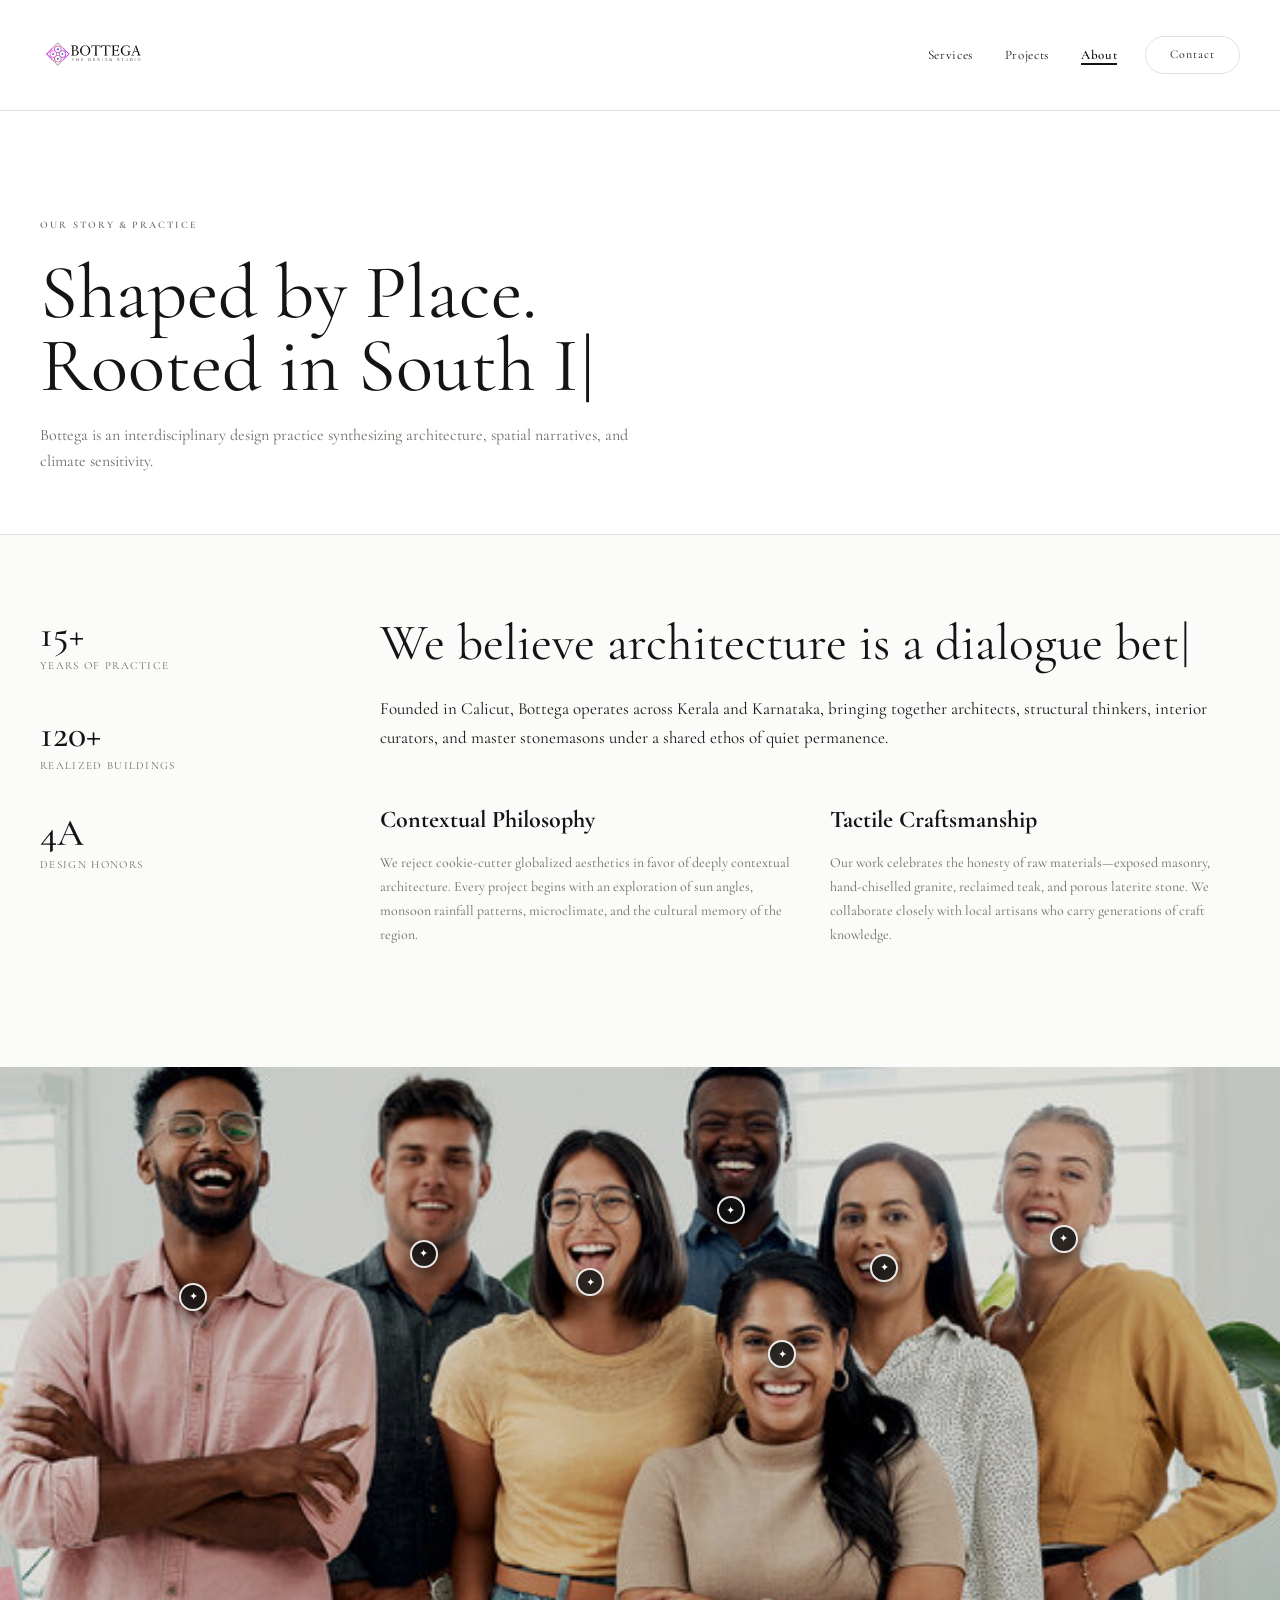
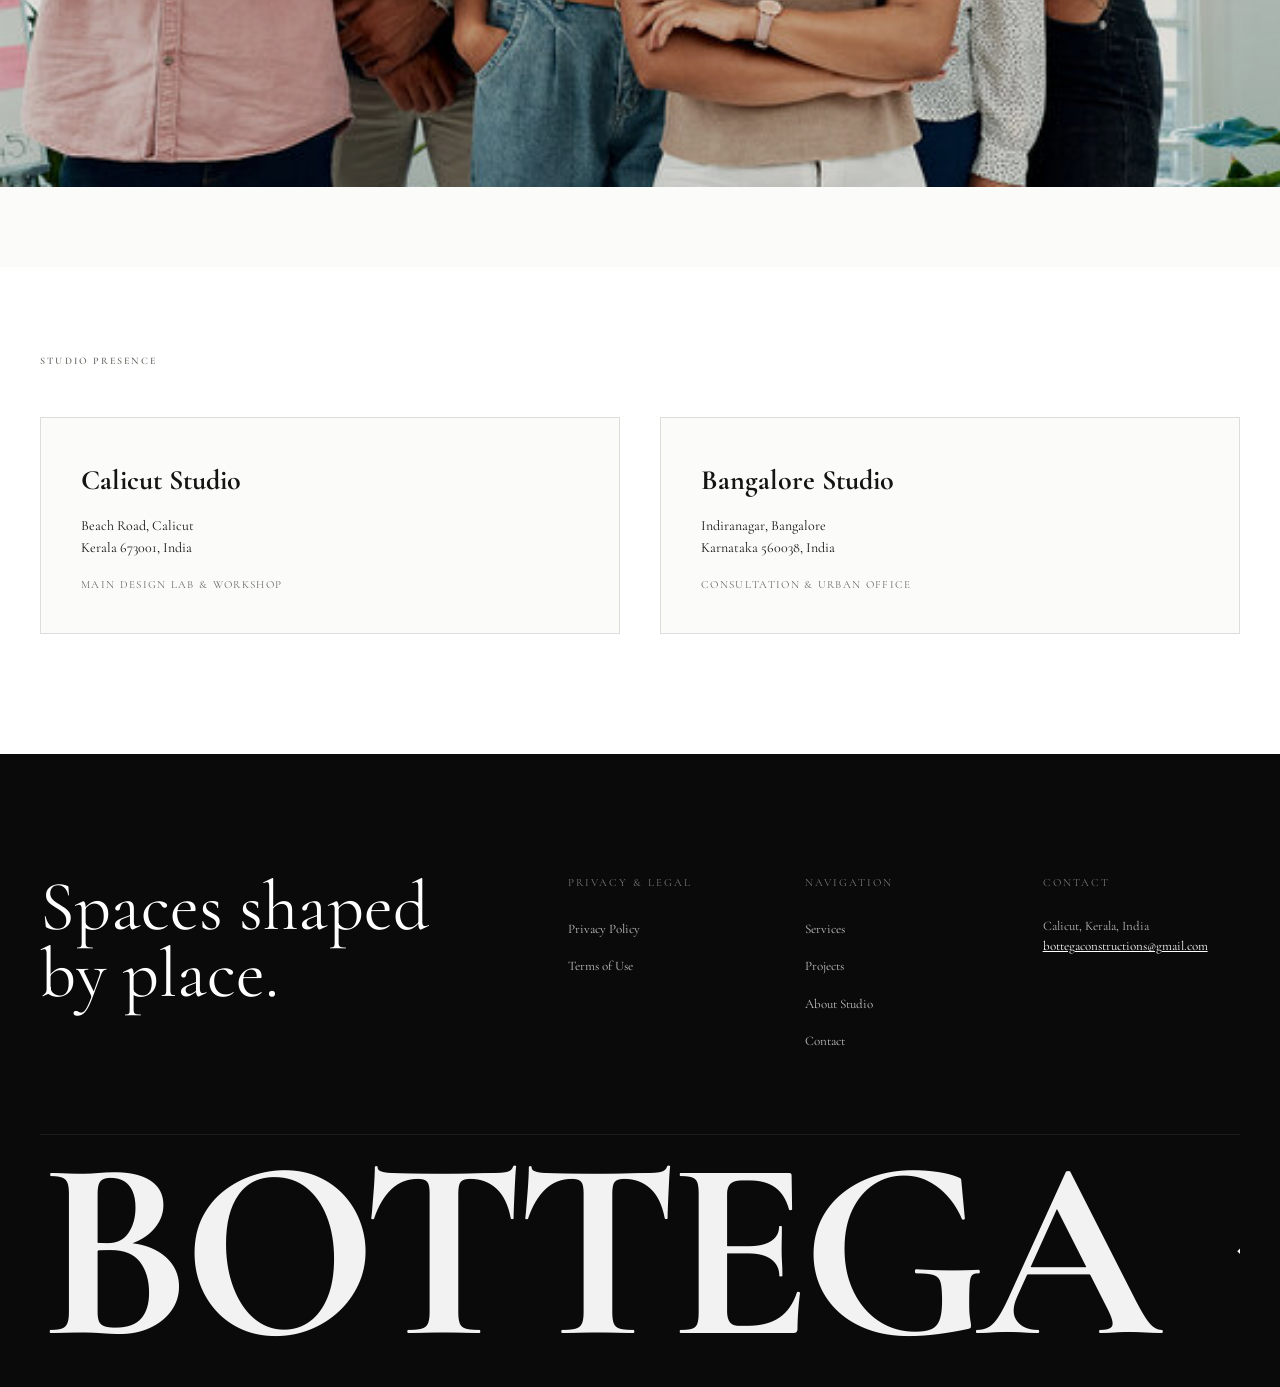
<file: about.html>
<!DOCTYPE html>
<html lang="en">
<head>
    <meta charset="UTF-8">
    <meta name="viewport" content="width=device-width, initial-scale=1.0">
    <title>About Us — Bottega Design Studio</title>
    <!-- Google Fonts -->
    <link rel="preconnect" href="https://fonts.googleapis.com">
    <link rel="preconnect" href="https://fonts.gstatic.com" crossorigin>
    <link href="https://fonts.googleapis.com/css2?family=Cormorant+Garamond:ital,wght@0,300;0,400;0,500;0,600;0,700;1,400&family=Plus+Jakarta+Sans:wght@300;400;500;600;700&display=swap" rel="stylesheet">
    <link rel="stylesheet" href="style.css">
    <link rel="stylesheet" href="assets/css/style.css">
</head>
<body class="bottega-inner-page">

<!-- =====================================================
     SITE HEADER
====================================================== -->
<header class="site-header site-header-dark">
    <div class="header-inner">
        <div id="site-brand-logo" class="site-brand">
            <a href="index.html" class="brand-link">
                <img src="assets/images/bottega_white_logo.png" alt="Bottega Design Studio" class="site-header-logo-img">
            </a>
        </div>

        <!-- Mobile Hamburger Toggle Button -->
        <button id="mobileMenuToggle" class="mobile-menu-toggle" aria-label="Toggle Navigation">
            <span class="hamburger-line"></span>
            <span class="hamburger-line"></span>
            <span class="hamburger-line"></span>
        </button>

        <nav class="main-nav">
            <ul class="main-menu">
                <li><a href="services.html">Services</a></li>
                <li><a href="projects.html">Projects</a></li>
                <li><a href="about.html" class="active-page">About</a></li>
            </ul>
            <a href="contact.html" class="contact-link">Contact</a>
        </nav>
    </div>
</header>

<main class="bottega-main">

    <!-- HERO / BANNER WITH TYPEWRITER EFFECT -->
    <section class="page-hero-section">
        <div class="bottega-container">
            <span class="section-label reveal-on-scroll">OUR STORY & PRACTICE</span>
            <h1 id="about-hero-typewriter" class="page-hero-title">
                <!-- Typewriter effect on page load -->
            </h1>
            <p class="page-hero-subtitle reveal-on-scroll">Bottega is an interdisciplinary design practice synthesizing architecture, spatial narratives, and climate sensitivity.</p>
        </div>
    </section>

    <!-- ABOUT ESSAY SECTION -->
    <section class="about-narrative-section">
        <div class="bottega-container">
            <div class="about-grid">
                <div class="about-sidebar reveal-on-scroll">
                    <div class="stat-box-vertical">
                        <div class="stat-single">
                            <span class="stat-number">15+</span>
                            <span class="stat-label">Years of Practice</span>
                        </div>
                        <div class="stat-single">
                            <span class="stat-number">120+</span>
                            <span class="stat-label">Realized Buildings</span>
                        </div>
                        <div class="stat-single">
                            <span class="stat-number">4A</span>
                            <span class="stat-label">Design Honors</span>
                        </div>
                    </div>
                </div>

                <div class="about-content">
                    <h2 id="about-statement-typewriter">
                        <!-- Typewriter on scroll -->
                    </h2>
                    <p class="about-lead reveal-on-scroll">Founded in Calicut, Bottega operates across Kerala and Karnataka, bringing together architects, structural thinkers, interior curators, and master stonemasons under a shared ethos of quiet permanence.</p>

                    <div class="about-text-blocks reveal-on-scroll">
                        <div class="text-block">
                            <h3>Contextual Philosophy</h3>
                            <p>We reject cookie-cutter globalized aesthetics in favor of deeply contextual architecture. Every project begins with an exploration of sun angles, monsoon rainfall patterns, microclimate, and the cultural memory of the region.</p>
                        </div>
                        <div class="text-block">
                            <h3>Tactile Craftsmanship</h3>
                            <p>Our work celebrates the honesty of raw materials—exposed masonry, hand-chiselled granite, reclaimed teak, and porous laterite stone. We collaborate closely with local artisans who carry generations of craft knowledge.</p>
                        </div>
                    </div>
                </div>
            </div>
        </div>
    </section>

    <!-- STUDIO SINGLE ORIGINAL FULL WIDTH GROUP PHOTO WITH REVEAL & HOTSPOTS -->
    <section class="about-photo-section-full reveal-curtain-wrap">
        <div class="group-photo-interactive-wrap full-width-wrap">
            <img src="assets/images/team_group_photo.jpg" alt="Bottega Design Studio Leadership & Collaborative Teams" class="group-team-photo">
            
            <!-- Interactive Person Hotspot 1 (Rahul Varma - Far Left) -->
            <div class="person-hotspot" style="top: 30%; left: 14%;">
                <div class="hotspot-pulse"><span class="pulse-icon">✦</span></div>
                <div class="person-profile-popup popup-align-left">
                    <div class="popup-header-row">
                        <span class="popup-studio-tag"><span class="tag-dot"></span>CALICUT STUDIO</span>
                        <span class="popup-id">01</span>
                    </div>
                    <h4 class="person-name">Ar. Rahul Varma</h4>
                    <span class="person-designation">Principal Architect & Founder</span>
                    <div class="popup-meta-pills">
                        <span class="meta-pill">15+ Yrs Exp</span>
                        <span class="meta-pill">Contextual Design</span>
                    </div>
                </div>
            </div>

            <!-- Interactive Person Hotspot 2 (Karan Sharma - 2nd Left) -->
            <div class="person-hotspot" style="top: 24%; left: 32%;">
                <div class="hotspot-pulse"><span class="pulse-icon">✦</span></div>
                <div class="person-profile-popup popup-flip-down">
                    <div class="popup-header-row">
                        <span class="popup-studio-tag"><span class="tag-dot"></span>BANGALORE STUDIO</span>
                        <span class="popup-id">02</span>
                    </div>
                    <h4 class="person-name">Karan Sharma</h4>
                    <span class="person-designation">Lead Structural Engineer</span>
                    <div class="popup-meta-pills">
                        <span class="meta-pill">High-Rise Steel</span>
                        <span class="meta-pill">Seismic Engineering</span>
                    </div>
                </div>
            </div>

            <!-- Interactive Person Hotspot 3 (Ananya Nair - 3rd Left) -->
            <div class="person-hotspot" style="top: 28%; left: 45%;">
                <div class="hotspot-pulse"><span class="pulse-icon">✦</span></div>
                <div class="person-profile-popup">
                    <div class="popup-header-row">
                        <span class="popup-studio-tag"><span class="tag-dot"></span>CALICUT STUDIO</span>
                        <span class="popup-id">03</span>
                    </div>
                    <h4 class="person-name">Ananya Nair</h4>
                    <span class="person-designation">Director of Interior Architecture</span>
                    <div class="popup-meta-pills">
                        <span class="meta-pill">Tactile Interiors</span>
                        <span class="meta-pill">Teak Woodcraft</span>
                    </div>
                </div>
            </div>

            <!-- Interactive Person Hotspot 4 (Siddharth Menon - Top Center) -->
            <div class="person-hotspot" style="top: 18%; left: 56%;">
                <div class="hotspot-pulse"><span class="pulse-icon">✦</span></div>
                <div class="person-profile-popup popup-flip-down">
                    <div class="popup-header-row">
                        <span class="popup-studio-tag"><span class="tag-dot"></span>BANGALORE STUDIO</span>
                        <span class="popup-id">04</span>
                    </div>
                    <h4 class="person-name">Siddharth Menon</h4>
                    <span class="person-designation">Head of Urban Master Planning</span>
                    <div class="popup-meta-pills">
                        <span class="meta-pill">Eco-Resorts</span>
                        <span class="meta-pill">Passive Microclimate</span>
                    </div>
                </div>
            </div>

            <!-- Interactive Person Hotspot 5 (Priya Ramesh - Front Center) -->
            <div class="person-hotspot" style="top: 38%; left: 60%;">
                <div class="hotspot-pulse"><span class="pulse-icon">✦</span></div>
                <div class="person-profile-popup">
                    <div class="popup-header-row">
                        <span class="popup-studio-tag"><span class="tag-dot"></span>CALICUT STUDIO</span>
                        <span class="popup-id">05</span>
                    </div>
                    <h4 class="person-name">Priya Ramesh</h4>
                    <span class="person-designation">Design Director & Partner</span>
                    <div class="popup-meta-pills">
                        <span class="meta-pill">Courtyard Villas</span>
                        <span class="meta-pill">Luxury Sanctuaries</span>
                    </div>
                </div>
            </div>

            <!-- Interactive Person Hotspot 6 (Meera Krishna - 6th Left) -->
            <div class="person-hotspot" style="top: 26%; left: 68%;">
                <div class="hotspot-pulse"><span class="pulse-icon">✦</span></div>
                <div class="person-profile-popup popup-flip-down">
                    <div class="popup-header-row">
                        <span class="popup-studio-tag"><span class="tag-dot"></span>BANGALORE STUDIO</span>
                        <span class="popup-id">06</span>
                    </div>
                    <h4 class="person-name">Meera Krishna</h4>
                    <span class="person-designation">Senior Landscape Architect</span>
                    <div class="popup-meta-pills">
                        <span class="meta-pill">Native Flora</span>
                        <span class="meta-pill">Water Terraces</span>
                    </div>
                </div>
            </div>

            <!-- Interactive Person Hotspot 7 (Kavya Sundaram - Far Right) -->
            <div class="person-hotspot" style="top: 22%; left: 82%;">
                <div class="hotspot-pulse"><span class="pulse-icon">✦</span></div>
                <div class="person-profile-popup popup-flip-down popup-align-right">
                    <div class="popup-header-row">
                        <span class="popup-studio-tag"><span class="tag-dot"></span>CALICUT STUDIO</span>
                        <span class="popup-id">07</span>
                    </div>
                    <h4 class="person-name">Kavya Sundaram</h4>
                    <span class="person-designation">Sustainable Materials Specialist</span>
                    <div class="popup-meta-pills">
                        <span class="meta-pill">Laterite Masonry</span>
                        <span class="meta-pill">Zero-Waste Craft</span>
                    </div>
                </div>
            </div>
        </div>
        </div>
    </section>

    <!-- STUDIO LOCATIONS PRESENCE -->
    <section class="about-locations-section">
        <div class="bottega-container">
            <span class="section-label reveal-on-scroll">STUDIO PRESENCE</span>
            <div class="locations-grid reveal-on-scroll">
                <div class="location-card">
                    <h3>Calicut Studio</h3>
                    <p class="loc-address">Beach Road, Calicut<br>Kerala 673001, India</p>
                    <p class="loc-type">Main Design Lab & Workshop</p>
                </div>
                <div class="location-card">
                    <h3>Bangalore Studio</h3>
                    <p class="loc-address">Indiranagar, Bangalore<br>Karnataka 560038, India</p>
                    <p class="loc-type">Consultation & Urban Office</p>
                </div>
            </div>
        </div>
    </section>

</main>

<footer class="bottega-footer-section">
    <div class="bottega-container">
        <div class="footer-top-grid">
            <div class="footer-col-headline">
                <h2 class="footer-headline reveal-on-scroll">Spaces shaped<br>by place.</h2>
            </div>
            <div class="footer-links-wrapper reveal-on-scroll">
                <div class="footer-col">
                    <span class="footer-col-title">Privacy & Legal</span>
                    <ul>
                        <li><a href="#">Privacy Policy</a></li>
                        <li><a href="#">Terms of Use</a></li>
                    </ul>
                </div>
                <div class="footer-col">
                    <span class="footer-col-title">Navigation</span>
                    <ul>
                        <li><a href="services.html">Services</a></li>
                        <li><a href="projects.html">Projects</a></li>
                        <li><a href="about.html">About Studio</a></li>
                        <li><a href="contact.html">Contact</a></li>
                    </ul>
                </div>
                <div class="footer-col">
                    <span class="footer-col-title">Contact</span>
                    <p class="footer-contact-text">
                        Calicut, Kerala, India<br>
                        <a href="mailto:bottegaconstructions@gmail.com" class="footer-email">bottegaconstructions@gmail.com</a>
                    </p>
                </div>
            </div>
        </div>
        
        <!-- Giant Infinite Horizontal Scrolling Marquee Watermark -->
        <div class="footer-watermark">
            <div class="footer-marquee-track">
                <h1>BOTTEGA</h1>
                <img src="assets/images/botteg-white-loho.png" alt="Bottega Logo" class="footer-marquee-logo-img">
                <h1>BOTTEGA</h1>
                <img src="assets/images/botteg-white-loho.png" alt="Bottega Logo" class="footer-marquee-logo-img">
                <h1>BOTTEGA</h1>
                <img src="assets/images/botteg-white-loho.png" alt="Bottega Logo" class="footer-marquee-logo-img">
                <h1>BOTTEGA</h1>
                <img src="assets/images/botteg-white-loho.png" alt="Bottega Logo" class="footer-marquee-logo-img">
            </div>
        </div>
    </div>
</footer>

<script>
// Sticky Logo Only on Scroll Engine
document.addEventListener('DOMContentLoaded', () => {
    const brandLogo = document.getElementById('site-brand-logo');
    window.addEventListener('scroll', () => {
        if (window.scrollY > 100) {
            brandLogo.classList.add('is-sticky-logo');
        } else {
            brandLogo.classList.remove('is-sticky-logo');
        }
    });
});

// Typewriter Animation Engine
function runTypewriter(targetEl, text, speed = 40, callback) {
    if (!targetEl) return;
    let i = 0;
    targetEl.innerHTML = '<span class="tw-text"></span><span class="tw-cursor">|</span>';
    const spanText = targetEl.querySelector('.tw-text');

    function type() {
        if (i < text.length) {
            spanText.textContent += text.charAt(i);
            i++;
            setTimeout(type, speed);
        } else if (callback) {
            callback();
        }
    }
    type();
}

document.addEventListener('DOMContentLoaded', () => {
    // 1. Run Hero Typewriter on Load
    const heroTitle = document.getElementById('about-hero-typewriter');
    runTypewriter(heroTitle, "Shaped by Place.\nRooted in South India.", 45);

    // 2. Intersection Observer for Scroll Reveal & Statement Typewriter
    let statementTyped = false;
    const revealObserver = new IntersectionObserver((entries) => {
        entries.forEach(entry => {
            if (entry.isIntersecting) {
                entry.target.classList.add('is-visible');

                if (entry.target.id === 'about-statement-typewriter' && !statementTyped) {
                    statementTyped = true;
                    runTypewriter(entry.target, "We believe architecture is a dialogue between human ritual and natural topography.", 35);
                }
            }
        });
    }, { threshold: 0.18 });

    document.querySelectorAll('.reveal-on-scroll, .reveal-curtain-wrap, #about-statement-typewriter').forEach(el => {
        revealObserver.observe(el);
    });
});
</script>

<script src="assets/js/mobile-menu.js"></script>
</body>
</html>
</file>
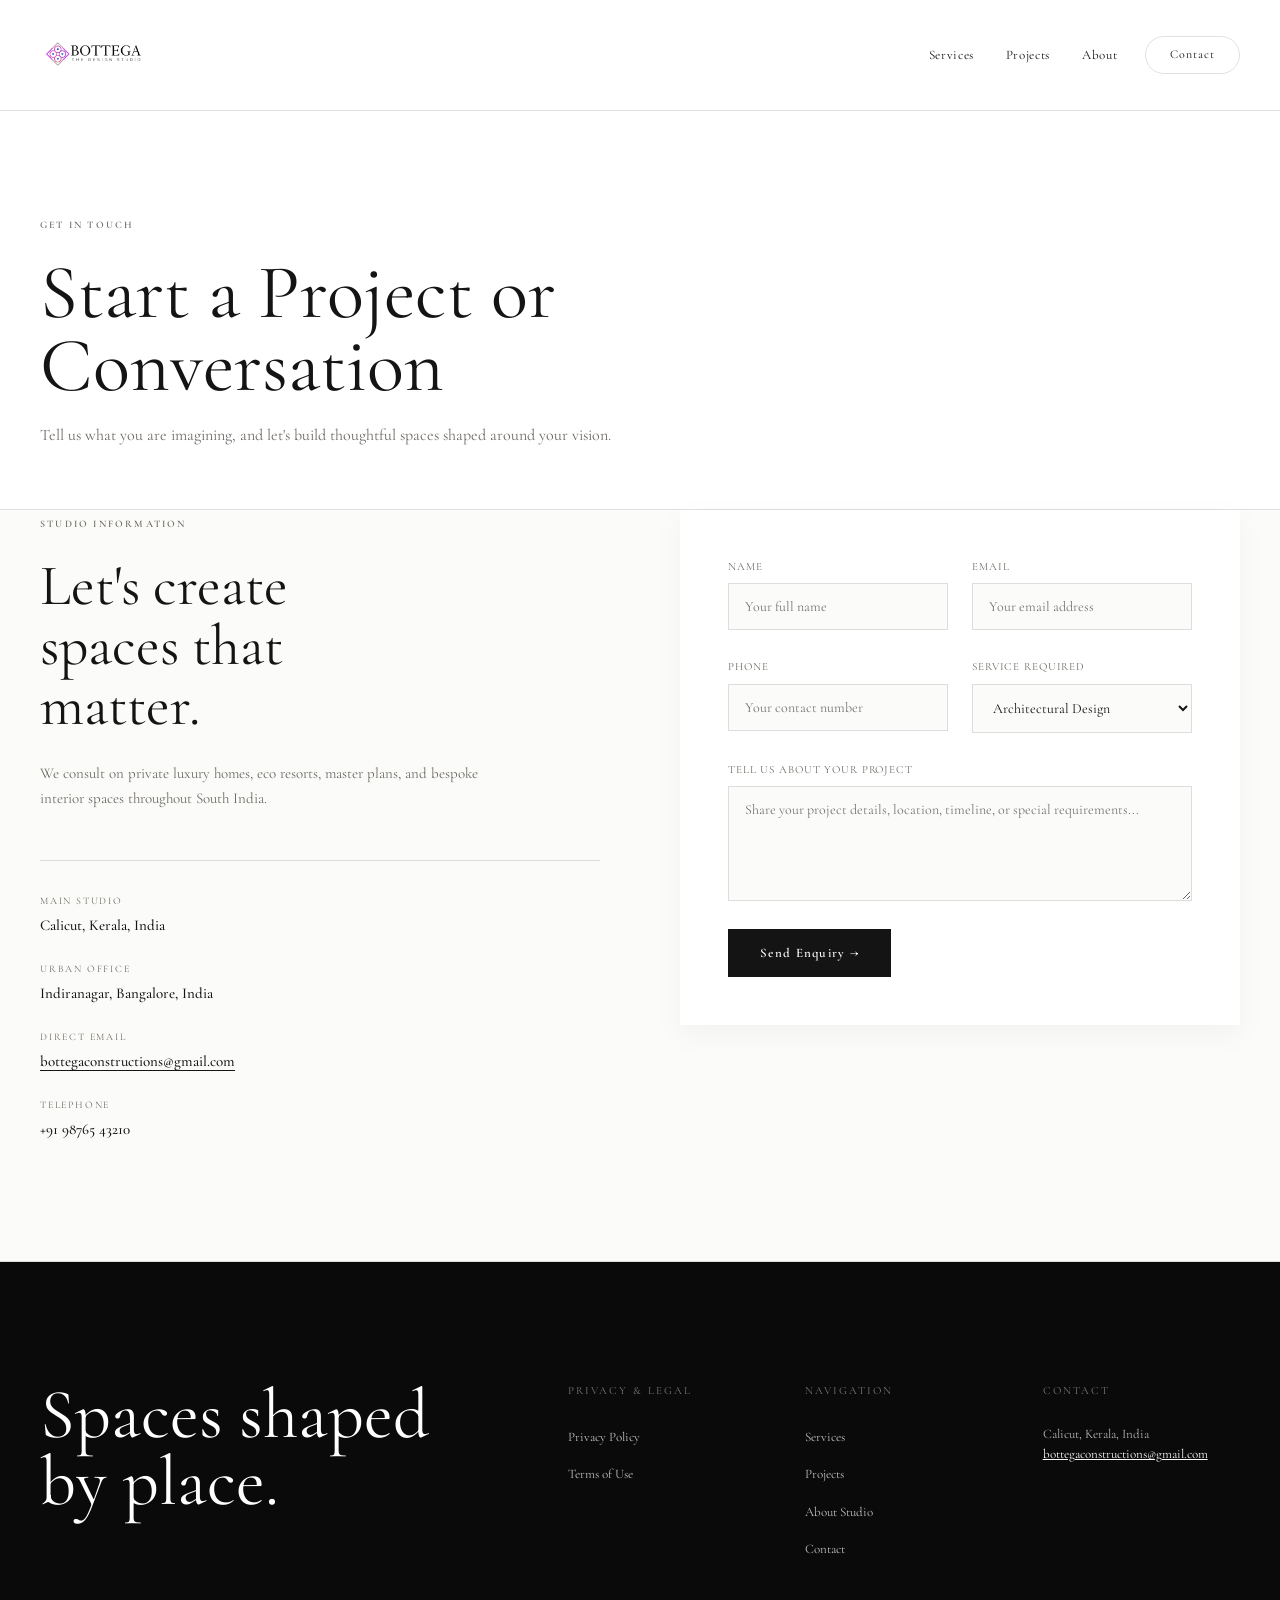
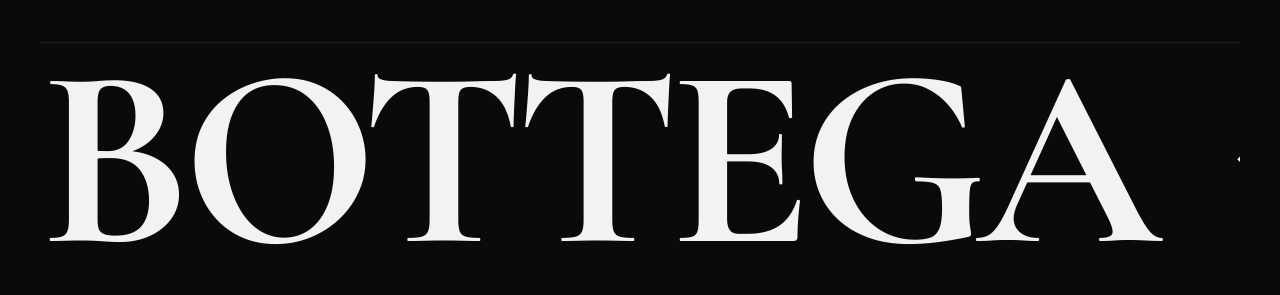
<file: contact.html>
<!DOCTYPE html>
<html lang="en">
<head>
    <meta charset="UTF-8">
    <meta name="viewport" content="width=device-width, initial-scale=1.0">
    <title>Contact — Bottega Design Studio</title>
    <!-- Google Fonts -->
    <link rel="preconnect" href="https://fonts.googleapis.com">
    <link rel="preconnect" href="https://fonts.gstatic.com" crossorigin>
    <link href="https://fonts.googleapis.com/css2?family=Cormorant+Garamond:ital,wght@0,300;0,400;0,500;0,600;0,700;1,400&family=Plus+Jakarta+Sans:wght@300;400;500;600;700&display=swap" rel="stylesheet">
    <link rel="stylesheet" href="style.css">
    <link rel="stylesheet" href="assets/css/style.css">
</head>
<body class="bottega-inner-page">

<!-- =====================================================
     SITE HEADER
====================================================== -->
<header class="site-header site-header-dark">
    <div class="header-inner">
        <div id="site-brand-logo" class="site-brand">
            <a href="index.html" class="brand-link">
                <img src="assets/images/bottega_white_logo.png" alt="Bottega Design Studio" class="site-header-logo-img">
            </a>
        </div>

        <!-- Mobile Hamburger Toggle Button -->
        <button id="mobileMenuToggle" class="mobile-menu-toggle" aria-label="Toggle Navigation">
            <span class="hamburger-line"></span>
            <span class="hamburger-line"></span>
            <span class="hamburger-line"></span>
        </button>

        <nav class="main-nav">
            <ul class="main-menu">
                <li><a href="services.html">Services</a></li>
                <li><a href="projects.html">Projects</a></li>
                <li><a href="about.html">About</a></li>
            </ul>
            <a href="contact.html" class="contact-link active-page">Contact</a>
        </nav>
    </div>
</header>

<main class="bottega-main">

    <!-- HERO / BANNER -->
    <section class="page-hero-section">
        <div class="bottega-container">
            <span class="section-label">GET IN TOUCH</span>
            <h1 class="page-hero-title">Start a Project or<br>Conversation</h1>
            <p class="page-hero-subtitle">Tell us what you are imagining, and let's build thoughtful spaces shaped around your vision.</p>
        </div>
    </section>

    <!-- CONTACT FORM & DETAILS -->
    <section class="bottega-contact-section" style="padding-top: 0;">
        <div class="bottega-container">
            <div class="contact-grid">
                <div class="contact-info-col">
                    <span class="section-label">STUDIO INFORMATION</span>
                    <h2 class="contact-heading">Let's create<br>spaces that<br>matter.</h2>
                    <p class="contact-subtext">We consult on private luxury homes, eco resorts, master plans, and bespoke interior spaces throughout South India.</p>
                    
                    <div class="contact-details">
                        <div class="contact-detail-item">
                            <span class="detail-label">Main Studio</span>
                            <p class="detail-value">Calicut, Kerala, India</p>
                        </div>
                        <div class="contact-detail-item">
                            <span class="detail-label">Urban Office</span>
                            <p class="detail-value">Indiranagar, Bangalore, India</p>
                        </div>
                        <div class="contact-detail-item">
                            <span class="detail-label">Direct Email</span>
                            <p class="detail-value"><a href="mailto:bottegaconstructions@gmail.com">bottegaconstructions@gmail.com</a></p>
                        </div>
                        <div class="contact-detail-item">
                            <span class="detail-label">Telephone</span>
                            <p class="detail-value">+91 98765 43210</p>
                        </div>
                    </div>
                </div>

                <div class="contact-form-col">
                    <form class="bottega-form" onsubmit="event.preventDefault(); alert('Thank you for reaching out to Bottega Design Studio. We will contact you shortly.');">
                        <div class="form-row">
                            <div class="form-group">
                                <label for="form-name">Name</label>
                                <input type="text" id="form-name" placeholder="Your full name" required>
                            </div>
                            <div class="form-group">
                                <label for="form-email">Email</label>
                                <input type="email" id="form-email" placeholder="Your email address" required>
                            </div>
                        </div>

                        <div class="form-row">
                            <div class="form-group">
                                <label for="form-phone">Phone</label>
                                <input type="tel" id="form-phone" placeholder="Your contact number">
                            </div>
                            <div class="form-group">
                                <label for="form-service">Service Required</label>
                                <select id="form-service">
                                    <option value="architecture">Architectural Design</option>
                                    <option value="interior">Interior Design</option>
                                    <option value="master-planning">Master Planning</option>
                                    <option value="landscape">Landscape Architecture</option>
                                </select>
                            </div>
                        </div>

                        <div class="form-group">
                            <label for="form-message">Tell us about your project</label>
                            <textarea id="form-message" rows="5" placeholder="Share your project details, location, timeline, or special requirements..."></textarea>
                        </div>

                        <button type="submit" class="submit-btn">
                            Send Enquiry →
                        </button>
                    </form>
                </div>
            </div>
        </div>
    </section>

</main>

<!-- MASTER FOOTER WITH INFINITE SCROLLING MARQUEE WATERMARK -->
<footer class="bottega-footer-section">
    <div class="bottega-container">
        <div class="footer-top-grid">
            <div class="footer-col-headline">
                <h2 class="footer-headline">Spaces shaped<br>by place.</h2>
            </div>
            <div class="footer-links-wrapper">
                <div class="footer-col">
                    <span class="footer-col-title">Privacy & Legal</span>
                    <ul>
                        <li><a href="#">Privacy Policy</a></li>
                        <li><a href="#">Terms of Use</a></li>
                    </ul>
                </div>
                <div class="footer-col">
                    <span class="footer-col-title">Navigation</span>
                    <ul>
                        <li><a href="services.html">Services</a></li>
                        <li><a href="projects.html">Projects</a></li>
                        <li><a href="about.html">About Studio</a></li>
                        <li><a href="contact.html">Contact</a></li>
                    </ul>
                </div>
                <div class="footer-col">
                    <span class="footer-col-title">Contact</span>
                    <p class="footer-contact-text">
                        Calicut, Kerala, India<br>
                        <a href="mailto:bottegaconstructions@gmail.com" class="footer-email">bottegaconstructions@gmail.com</a>
                    </p>
                </div>
            </div>
        </div>
        
        <!-- Giant Infinite Horizontal Scrolling Marquee Watermark -->
        <div class="footer-watermark">
            <div class="footer-marquee-track">
                <h1>BOTTEGA</h1>
                <img src="assets/images/botteg-white-loho.png" alt="Bottega Logo" class="footer-marquee-logo-img">
                <h1>BOTTEGA</h1>
                <img src="assets/images/botteg-white-loho.png" alt="Bottega Logo" class="footer-marquee-logo-img">
                <h1>BOTTEGA</h1>
                <img src="assets/images/botteg-white-loho.png" alt="Bottega Logo" class="footer-marquee-logo-img">
                <h1>BOTTEGA</h1>
                <img src="assets/images/botteg-white-loho.png" alt="Bottega Logo" class="footer-marquee-logo-img">
            </div>
        </div>
    </div>
</footer>

<script>
// Sticky Logo Only on Scroll Engine
document.addEventListener('DOMContentLoaded', () => {
    const brandLogo = document.getElementById('site-brand-logo');
    window.addEventListener('scroll', () => {
        if (window.scrollY > 100) {
            brandLogo.classList.add('is-sticky-logo');
        } else {
            brandLogo.classList.remove('is-sticky-logo');
        }
    });
});
</script>

<script src="assets/js/mobile-menu.js"></script>
</body>
</html>
</file>
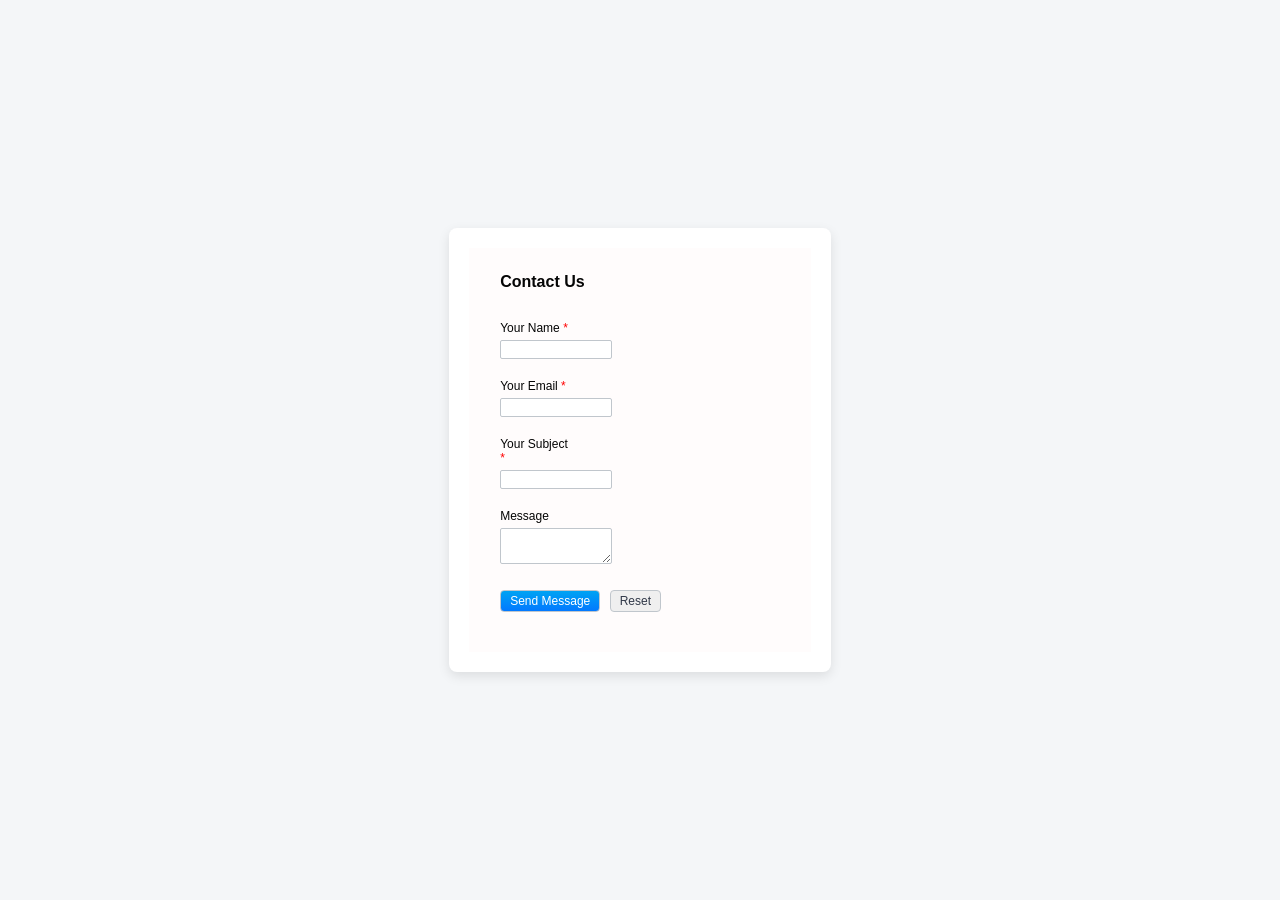
<file: form.html>
<!DOCTYPE html>
<html lang="en">
<head>
  <meta charset="UTF-8">
  <meta name="viewport" content="width=device-width, initial-scale=1.0">
  <title>Contact Us - Zoho CRM Form</title>
  <style>
    body {
      font-family: Arial, sans-serif;
      background-color: #f4f6f8;
      display: flex;
      justify-content: center;
      align-items: center;
      min-height: 100vh;
      margin: 0;
      padding: 20px;
      box-sizing: border-box;
    }
    .form-wrapper {
      background: #ffffff;
      padding: 20px;
      border-radius: 8px;
      box-shadow: 0 4px 12px rgba(0,0,0,0.1);
    }
  </style>
</head>
<body>

  <div class="form-wrapper">
    <!-- Note : - You can modify the font style and form style to suit your website. - Code lines with comments Do not remove this code are required for the form to work properly, make sure that you do not remove these lines of code. - The Mandatory check script can modified as to suit your business needs. - It is important that you test the modified form before going live.-->
    <div id = 'crmWebToEntityForm' class = 'zcwf_lblLeft crmWebToEntityForm' style = 'background-color: #FFFCFC;color: #050505;max-width: 600px;'>
    <meta name = 'viewport' content = 'width=device-width, initial-scale=1.0'>
    <META HTTP-EQUIV = 'content-type' CONTENT = 'text/html;charset=UTF-8'>
    <form id = 'webform7429636000000710766' action = 'https://crm.zoho.com/crm/WebToLeadForm' name = WebToLeads7429636000000710766 method = 'POST' onSubmit = 'javascript:document.charset="UTF-8"; return checkMandatory7429636000000710766()' accept-charset = 'UTF-8'>
    <input type = 'text' style = 'display:none;' name = 'xnQsjsdp' value = '4c0859a4097e01fca2a445b4a1be1fc94706c6bcf45c9fcc72813acada725d36'> </input>
    <input type = 'hidden' name = 'zc_gad' id = 'zc_gad' value = ''> </input>
    <input type = 'text' style = 'display:none;' name = 'xmIwtLD' value = 'f5979567aa95c9119ff0323a7f364e7ea0542bc516c4d2e21251e20986f8ad93c5015645b4379b8bb2b67790a39c42f4'> </input>
    <input type = 'text' style = 'display:none;' name = 'actionType' value = 'TGVhZHM='> </input>
    <input type = 'text' style = 'display:none;' name = 'returnURL' value = 'null'> </input>
    <!-- Do not remove this code. -->
    <style>
    html,body{
    	margin: 0px;
    }
    .formsubmit.zcwf_button{
    	color: white !important;
    	background: transparent linear-gradient(0deg, #0279FF 0%, #00A3F3 100%);
    }
    #crmWebToEntityForm.zcwf_lblLeft{
    	width: 100%;
    	padding: 25px;
    	margin: 0 auto;
    	box-sizing: border-box;
    }
    #crmWebToEntityForm.zcwf_lblLeft *{
    	box-sizing: border-box;
    }
    #crmWebToEntityForm{
    	text-align: left;
    }
    #crmWebToEntityForm *{
    	direction: ltr;
    }
    .zcwf_lblLeft .zcwf_title{
    	word-wrap: break-word;
    	padding: 0px 6px 10px;
    	font-weight: bold
    }
    .zcwf_lblLeft.cpT_primaryBtn:hover{
    	background: linear-gradient(#02acff 0,#006be4 100%)no-repeat padding-box !important;
    	box-shadow: 0 -2px 0 0 #0159b9 inset !important;
    	border: 0 !important;
    	color: #fff !important;
    	outline: 0 !important;
    }
    .zcwf_lblLeft .zcwf_col_fld input[ type = text], input[ type = password], .zcwf_lblLeft .zcwf_col_fld textarea{
    	width: 60%;
    	border: 1px solid #c0c6cc !important;
    	resize: vertical;
    	border-radius: 2px;
    	float: left;
    }
    .zcwf_lblLeft .zcwf_col_lab{
    	width: 30%;
    	word-break: break-word;
    	padding: 0px 6px 0px;
    	margin-right: 10px;
    	margin-top: 5px;
    	float: left;
    	min-height: 1px;
    }
    .zcwf_lblLeft .zcwf_col_fld{
    	float: left;
    	width: 68%;
    	padding: 0px 6px 0px;
    	position: relative;
    	margin-top: 5px;
    }
    .zcwf_lblLeft .zcwf_privacy{
    	padding: 6px;
    }
    .zcwf_lblLeft .wfrm_fld_dpNn{
    	display: none;
    }
    .dIB{
    	display: inline-block;
    }
    .zcwf_lblLeft .zcwf_col_fld_slt{
    	width: 60%;
    	border: 1px solid #ccc;
    	background: #fff;
    	border-radius: 4px;
    	font-size: 12px;
    	float: left;
    	resize: vertical;
    	padding: 2px 5px;
    }
    .zcwf_lblLeft .zcwf_row:after, .zcwf_lblLeft .zcwf_col_fld:after{
    	content: '';
    	display: table;
    	clear: both;
    }
    .zcwf_lblLeft .zcwf_col_help{
    	float: left;
    	margin-left: 7px;
    	font-size: 12px;
    	max-width: 35%;
    	word-break: break-word;
    }
    .zcwf_lblLeft .zcwf_help_icon{
    	cursor: pointer;
    	width: 16px;
    	height: 16px;
    	display: inline-block;
    	background: #fff;
    	border: 1px solid #c0c6cc;
    	color: #c1c1c1;
    	text-align: center;
    	font-size: 11px;
    	line-height: 16px;
    	font-weight: bold;
    	border-radius: 50%;
    }
    .zcwf_lblLeft .zcwf_row{
    	margin: 15px 0px;
    }
    .zcwf_lblLeft .formsubmit{
    	margin-right: 5px;
    	cursor: pointer;
    	color: #313949;
    	font-size: 12px;
    }
    .zcwf_lblLeft .zcwf_privacy_txt{
    	width: 90%;
    	color: rgb(0, 0, 0);
    	font-size: 12px;
    	font-family: Arial;
    	display: inline-block;
    	vertical-align: top;
    	color: #313949;
    	padding-top: 2px;
    	margin-left: 6px;
    }
    .zcwf_lblLeft .zcwf_button{
    	font-size: 12px;
    	color: #313949;
    	border: 1px solid #c0c6cc;
    	padding: 3px 9px;
    	border-radius: 4px;
    	cursor: pointer;
    	max-width: 120px;
    	overflow: hidden;
    	text-overflow: ellipsis;
    	white-space: nowrap;
    }
    .zcwf_lblLeft .zcwf_tooltip_over{
    	position: relative;
    }
    .zcwf_lblLeft .zcwf_tooltip_ctn{
    	position: absolute;
    	background: #dedede;
    	padding: 3px 6px;
    	top: 3px;
    	border-radius: 4px;
    	word-break: break-word;
    	min-width: 100px;
    	max-width: 150px;
    	color: #313949;
    	z-index: 100;
    }
    .zcwf_lblLeft .zcwf_ckbox{
    	float: left;
    }
    .zcwf_lblLeft .zcwf_file{
    	width: 55%;
    	box-sizing: border-box;
    	float: left;
    }
    .cBoth:after{
    	content: '';
    	display: block;
    	clear: both;
    }
    @media all and (max-width: 600px){
    	.zcwf_lblLeft .zcwf_col_lab, .zcwf_lblLeft .zcwf_col_fld{
    		width: auto;
    		float: none !important;
    	}
    	.zcwf_lblLeft .zcwf_col_help{
    		width: 40%;
    	}
    }
    </style>
    <div class = 'zcwf_title' style = 'max-width: 600px;color: #050505; font-family:Arial;'>Contact Us</div>
    <div class = 'zcwf_row'>
    <div class = 'zcwf_col_lab' style = 'font-size:12px; font-family: Arial;'>
    <label for = 'Last_Name'>Your Name <span style = 'color:red;'>*</span> </label>
    </div>
    <div class = 'zcwf_col_fld'>
    <input type = 'text' id = 'Last_Name' aria-required = 'true' aria-label = 'Last Name' name = 'Last Name' aria-valuemax = '80' maxlength = '80'>
    </input>
    <div class = 'zcwf_col_help'>
    </div>
    </div>
    </div>
    <div class = 'zcwf_row'>
    <div class = 'zcwf_col_lab' style = 'font-size:12px; font-family: Arial;'>
    <label for = 'Email'>Your Email <span style = 'color:red;'>*</span> </label>
    </div>
    <div class = 'zcwf_col_fld'>
    <input type = 'text' ftype = 'email' autocomplete = 'false' id = 'Email' aria-required = 'true' aria-label = 'Email' name = 'Email' aria-valuemax = '100' crmlabel = '' maxlength = '100'>
    </input>
    <div class = 'zcwf_col_help'>
    </div>
    </div>
    </div>
    <div class = 'zcwf_row'>
    <div class = 'zcwf_col_lab' style = 'font-size:12px; font-family: Arial;'>
    <label for = 'Designation'>Your Subject <span style = 'color:red;'>*</span> </label>
    </div>
    <div class = 'zcwf_col_fld'>
    <input type = 'text' id = 'Designation' aria-required = 'true' aria-label = 'Designation' name = 'Designation' aria-valuemax = '100' maxlength = '100'>
    </input>
    <div class = 'zcwf_col_help'>
    </div>
    </div>
    </div>
    <div class = 'zcwf_row'>
    <div class = 'zcwf_col_lab' style = 'font-size:12px; font-family: Arial;'>
    <label for = 'Description'>Message</label>
    </div>
    <div class = 'zcwf_col_fld'>
    <textarea style = 'font-family: Arial, sans-serif;' aria-multiline = 'true' id = 'Description' aria-required = 'false' aria-label = 'Description' name = 'Description'></textarea>
    <div class = 'zcwf_col_help'>
    </div>
    </div>
    </div>
    <input type = 'text' type = 'hidden' style = 'display: none;' name = 'aG9uZXlwb3Q' value = ''/>
    <div class = 'zcwf_row'>
    <div class = 'zcwf_col_lab'>
    </div>
    <div class = 'zcwf_col_fld'>
    <input type = 'submit' id = 'formsubmit' role = 'button' class = 'formsubmit zcwf_button' value = 'Send Message' aria-label = 'Send Message' title = 'Send Message'>
    <input type = 'reset' class = 'zcwf_button' role = 'button' name = 'reset' value = 'Reset' aria-label = 'Reset' title = 'Reset'>
    </div>
    </div>
    <script>
    function validateEmail7429636000000710766(){
    	var form = document.forms['WebToLeads7429636000000710766'];
    	var emailFld = form.querySelectorAll('[ftype=email]');
    	var i;
    	for(i = 0; i < emailFld.length; i++ )
    	{
    		var emailVal = emailFld[i].value;
    		if ((emailVal.replace (/^\s+|\s+$/g,'') ) .length != 0)
    		{
    			var atpos = emailVal.indexOf('@');
    			var dotpos = emailVal.lastIndexOf('.');
    			if(atpos < 1 || dotpos < atpos + 2 || dotpos + 2 >= emailVal.length)
    			{
    				alert('Please enter a valid email address. ');
    				emailFld[i].focus();
    				return false;
    			}
    		}
    	}
    	return true;
    }

    function checkMandatory7429636000000710766(isAjax){
    	var mndFileds = new Array('Last Name', 'Designation', 'Email');
    	var fldLangVal = new Array('Your Name', 'Your Subject', 'Your Email');
    	for (i = 0; i < mndFileds.length; i++ ) {
    	  var fieldObj = document.forms['WebToLeads7429636000000710766'] [mndFileds[i]];
    	  if (fieldObj) {
    		if(((fieldObj.value) .replace (/^\s+|\s+$/g,'') ) .length == 0) {
    			if (fieldObj.type == 'file') {
    				alert('Please select a file to upload.');
    				fieldObj.focus();
    				return false;
    			}
    		alert(fldLangVal[i] + ' cannot be empty.');
    		fieldObj.focus();
    		return false;
    		}  else if (fieldObj.nodeName == 'SELECT') {
    			if (fieldObj.options[fieldObj.selectedIndex].value == '-None-') {
    				alert(fldLangVal[i] + ' cannot be none.');
    				fieldObj.focus();
    				return false;
    			}
    		} else if (fieldObj.type == 'checkbox') {
    		 	if (fieldObj.checked == false) {
    				alert('Please accept ' + fldLangVal[i]);
    				fieldObj.focus();
    				return false;
    			}
    		}
    		try{
    		    if (fieldObj.name == 'Last Name') {
    			name = fieldObj.value;
    	    	    }
    		} catch (e){}
    	  }
    	}
    	if ( !validateEmail7429636000000710766 () ) {
    		return false;
    	}
    	var urlparams = new URLSearchParams(window.location.search);
    	if (urlparams.has ('service') && (urlparams.get ('service') === 'smarturl') ) {
    		var webform = document.getElementById('webform7429636000000710766');
    		var service = urlparams.get('service');
    		var smarturlfield = document.createElement('input');
    		smarturlfield.setAttribute('type', 'hidden');
    		smarturlfield.setAttribute('value', service);
    		smarturlfield.setAttribute('name', 'service');
    		webform.appendChild(smarturlfield);
    	}
    	document.querySelector('.crmWebToEntityForm .formsubmit').setAttribute('disabled', true);
    }
    _wFa_ajax_will_be_replaced = false;
    if (typeof _wfa_fstprtcken == 'undefined') {
    	_wfa_fstprtcken = {};
    }
    _wfa_fstprtcken[7429636000000710766] = true;
    function tooltipShow7429636000000710766(el){
    	var tooltip = el.nextElementSibling;
    	var tooltipDisplay = tooltip.style.display;
    	if (tooltipDisplay == 'none') {
    		var allTooltip = document.getElementsByClassName('zcwf_tooltip_over');
    		for (i = 0; i < allTooltip.length; i++ ) {
    			allTooltip[i].style.display = 'none';
    		}
    		tooltip.style.display = 'block';
    	} else {
    		tooltip.style.display = 'none';
    	}
    }
    </script>
    <!-- Do not remove this --- Analytics Tracking code starts -->
    <script id = 'wf_anal' src = 'https://crm.zohopublic.com/crm/WebFormAnalyticsServeServlet?rid=[base64]&tw=aa662b5e7882ede4e499b95b4c2a365491e506aae6dd294ecd91f86f8485e473&version=v2'>
    </script>
    <!-- Do not remove this --- Analytics Tracking code ends. -->
    </form>
    </div>
  </div>

</body>
</html>
</file>
<file: style.css>
/*
Theme Name: Bottega India
Theme URI: https://bottegaindia.in/
Description: Complete Master Editorial Architecture Theme for Bottega India.
Version: 3.8.0
*/

@font-face {
    font-family: 'Cormorant Garamond';
    src: url('assets/fonts/CormorantGaramond-VariableFont_wght.woff2') format('woff2-variations'),
         url('../fonts/CormorantGaramond-VariableFont_wght.woff2') format('woff2-variations'),
         url('fonts/CormorantGaramond-VariableFont_wght.woff2') format('woff2');
    font-weight: 100 900;
    font-style: normal;
    font-display: swap;
}

:root {
    --font-display: 'Cormorant Garamond', Georgia, serif;
    --font-body: 'Cormorant Garamond', Georgia, serif;
    --font-normal: 'Cormorant Garamond', Georgia, serif;
    --font-heading: 'Cormorant Garamond', Georgia, serif;
    --color-bg-light: #fbfbf9;
    --color-bg-white: #ffffff;
    --color-bg-dark: #0a0a0a;
    --color-text-dark: #141414;
    --color-text-muted: #6e6a64;
    --color-border: rgba(0, 0, 0, 0.12);
    --color-border-dark: rgba(255, 255, 255, 0.12);
}

* {
    box-sizing: border-box;
    margin: 0;
    padding: 0;
}

html {
    scroll-behavior: smooth;
}

body {
    background-color: var(--color-bg-light);
    color: var(--color-text-dark);
    font-family: var(--font-body);
    line-height: 1.6;
    overflow-x: hidden;
    -webkit-font-smoothing: antialiased;
}

.bottega-container {
    max-width: 1440px;
    margin: 0 auto;
    padding: 0 40px;
}

.section-label {
    font-family: var(--font-body);
    font-size: 10px;
    font-weight: 600;
    letter-spacing: 0.22em;
    text-transform: uppercase;
    color: var(--color-text-muted);
    display: inline-block;
    margin-bottom: 24px;
}

.creative-heading {
    font-family: var(--font-display);
    font-size: clamp(36px, 4vw, 58px);
    font-weight: 400;
    line-height: 1.05;
    color: var(--color-text-dark);
    margin-bottom: 32px;
}

/* =========================================================
   SITE HEADER & LOGO ONLY STICKY ENGINE
========================================================= */
.site-header-logo-img {
    height: 46px;
    width: auto;
    object-fit: contain;
    display: block;
    transition: height 0.3s ease, filter 0.3s ease;
}

.site-header-dark .site-header-logo-img {
    filter: invert(1);
}

.site-brand.is-sticky-logo {
    position: fixed;
    top: 20px;
    left: 40px;
    z-index: 1000;
    padding: 10px 18px;
    background: rgba(10, 10, 10, 0.85);
    backdrop-filter: blur(14px);
    border: 1px solid rgba(255, 255, 255, 0.2);
    border-radius: 40px;
    box-shadow: 0 10px 30px rgba(0, 0, 0, 0.3);
    animation: sticky-pop 0.35s cubic-bezier(0.16, 1, 0.3, 1);
}

.site-brand.is-sticky-logo .site-header-logo-img {
    height: 32px;
    filter: invert(0) !important;
}

@keyframes sticky-pop {
    from {
        opacity: 0;
        transform: translateY(-20px) scale(0.9);
    }
    to {
        opacity: 1;
        transform: translateY(0) scale(1);
    }
}

/* =========================================================
   OUR LOCATIONS - STUDIO PRACTICE SECTION (50vw / 50vw SPLIT)
========================================================= */
.bottega-locations-studio-section {
    width: 100vw;
    position: relative;
    left: 50%;
    right: 50%;
    margin-left: -50vw;
    margin-right: -50vw;
    background: var(--color-bg-white);
    border-bottom: 1px solid var(--color-border);
    overflow: hidden;
    padding: 0;
}

.locations-studio-split-full {
    display: grid;
    grid-template-columns: 50vw 50vw;
    align-items: center;
    width: 100vw;
    margin: 0;
    padding: 0;
}

.studio-image-left-flush {
    width: 50vw;
    height: 100%;
}

.studio-team-img-flush {
    width: 100%;
    height: 480px;
    object-fit: cover;
    display: block;
}

.studio-info-right-col {
    padding: 40px 60px 40px 48px;
    max-width: 680px;
}

.studio-label-row {
    display: flex;
    align-items: center;
    gap: 16px;
    margin-bottom: 16px;
}

.studio-label-row .section-label {
    margin-bottom: 0;
}

.label-line {
    display: inline-block;
    width: 60px;
    height: 1px;
    background: var(--color-border);
}

.locations-main-title {
    font-family: var(--font-display);
    font-size: clamp(32px, 3.5vw, 48px);
    font-weight: 400;
    line-height: 1.1;
    color: var(--color-text-dark);
    margin-bottom: 14px;
    letter-spacing: -0.02em;
}

.locations-subtext {
    font-size: 14.5px;
    line-height: 1.6;
    color: var(--color-text-muted);
    max-width: 540px;
    margin-bottom: 24px;
}

.locations-list-wrap {
    display: flex;
    flex-direction: column;
    margin-bottom: 24px;
}

.loc-list-item {
    display: grid;
    grid-template-columns: 40px 1fr 140px 30px;
    align-items: center;
    padding: 14px 0;
    border-top: 1px solid var(--color-border);
    transition: background 0.2s ease;
}

.loc-list-item:last-child {
    border-bottom: 1px solid var(--color-border);
}

.loc-index {
    font-family: var(--font-display);
    font-size: 14px;
    color: var(--color-text-muted);
}

.loc-name-col h3 {
    font-family: var(--font-display);
    font-size: 32px;
    font-weight: 400;
    color: var(--color-text-dark);
    line-height: 1.1;
}

.loc-tag {
    font-size: 9px;
    letter-spacing: 0.18em;
    text-transform: uppercase;
    color: var(--color-text-muted);
    display: block;
}

.loc-state {
    font-size: 13px;
    color: var(--color-text-muted);
}

.loc-arrow {
    font-size: 20px;
    color: var(--color-text-dark);
    transition: transform 0.2s ease;
}

.loc-list-item:hover .loc-arrow {
    transform: translate(3px, -3px);
}

.locations-footer-row {
    display: flex;
    justify-content: space-between;
    font-size: 10px;
    letter-spacing: 0.18em;
    text-transform: uppercase;
    color: var(--color-text-muted);
    padding-top: 12px;
}

/* =========================================================
   EDGE-TO-EDGE 100% FULL-WIDTH SEAMLESS PANORAMIC BANNER
========================================================= */
.bottega-banner-full-section {
    width: 100%;
    position: relative;
    background: #ffffff;
    overflow: hidden;
    margin: 24px 0 16px;
}

.full-banner-wrap {
    width: 100vw;
    position: relative;
    left: 50%;
    right: 50%;
    margin-left: -50vw;
    margin-right: -50vw;
    overflow: hidden;
}

.banner-full-img {
    width: 100%;
    height: 380px;
    max-height: 380px;
    object-fit: cover;
    display: block;
}

.banner-caption-bar {
    display: flex;
    justify-content: space-between;
    align-items: center;
    padding: 16px 60px;
    background: #fbfbf9;
    border: none;
    font-size: 11px;
    letter-spacing: 0.12em;
    text-transform: uppercase;
    color: var(--color-text-muted);
}

/* =========================================================
   TYPEWRITER & LUXURY SCROLL REVEAL ANIMATIONS
========================================================= */
.tw-text {
    white-space: pre-line;
}

.tw-cursor {
    display: inline-block;
    font-weight: 300;
    color: currentColor;
    animation: tw-blink 0.8s infinite;
    margin-left: 2px;
}

@keyframes tw-blink {
    0%, 100% { opacity: 1; }
    50% { opacity: 0; }
}

/* Scroll Fade & Slide Reveal */
.reveal-on-scroll {
    opacity: 0;
    transform: translateY(35px);
    transition: opacity 0.85s cubic-bezier(0.16, 1, 0.3, 1), transform 0.85s cubic-bezier(0.16, 1, 0.3, 1);
    will-change: opacity, transform;
}

.reveal-on-scroll.is-visible {
    opacity: 1;
    transform: translateY(0);
}

/* Curtain Wipe Reveal for Images */
.reveal-curtain-wrap {
    position: relative;
    overflow: hidden;
}

.reveal-curtain-wrap::after {
    content: '';
    position: absolute;
    top: 0;
    left: 0;
    width: 100%;
    height: 100%;
    background: #141414;
    transform: scaleX(1);
    transform-origin: left;
    transition: transform 0.9s cubic-bezier(0.77, 0, 0.175, 1);
    z-index: 5;
    pointer-events: none;
}

.reveal-curtain-wrap.is-visible::after {
    transform: scaleX(0);
    transform-origin: right;
}

/* =========================================================
   SITE HEADER & NAVIGATION
========================================================= */
.site-header {
    position: absolute;
    top: 0;
    left: 0;
    width: 100%;
    z-index: 100;
    padding: 32px 40px;
    transition: all 0.3s ease;
}

.site-header-dark {
    position: relative;
    background: var(--color-bg-white);
    border-bottom: 1px solid var(--color-border);
}

.header-inner {
    max-width: 1440px;
    margin: 0 auto;
    display: flex;
    align-items: center;
    justify-content: space-between;
}

.brand-link {
    display: flex;
    align-items: center;
    gap: 12px;
    color: #ffffff;
    text-decoration: none;
}

.site-header-dark .brand-link {
    color: var(--color-text-dark);
}

.main-nav {
    display: flex;
    align-items: center;
    gap: 28px;
}

.main-menu {
    display: flex;
    align-items: center;
    gap: 32px;
    list-style: none;
}

.main-menu a {
    color: rgba(255, 255, 255, 0.85);
    text-decoration: none;
    font-size: 13px;
    font-weight: 400;
    letter-spacing: 0.05em;
    transition: color 0.2s ease;
}

.site-header-dark .main-menu a {
    color: var(--color-text-dark);
}

.main-menu a.active-page {
    font-weight: 600;
    border-bottom: 2px solid currentColor;
}

.main-menu a:hover {
    color: var(--color-text-dark);
}

.site-header-transparent .main-menu a:hover {
    color: #ffffff;
}

.contact-link {
    padding: 8px 24px;
    border: 1px solid rgba(255, 255, 255, 0.3);
    border-radius: 30px;
    color: #ffffff;
    text-decoration: none;
    font-size: 12px;
    letter-spacing: 0.08em;
    transition: all 0.3s ease;
}

.site-header-dark .contact-link {
    color: var(--color-text-dark);
    border-color: var(--color-border);
}

.contact-link:hover,
.site-header-dark .contact-link:hover {
    background: var(--color-text-dark);
    color: #ffffff;
}

/* =========================================================
   INFINITE SCROLLING MARQUEE BANNERS
========================================================= */
.press-marquee-container {
    overflow: hidden;
    white-space: nowrap;
    margin-top: 0;
    padding: 24px 0;
    background: #ffffff !important;
    border-top: 1px solid var(--color-border);
    border-bottom: 1px solid var(--color-border);
}

.press-marquee-track {
    display: inline-flex;
    align-items: center;
    gap: 60px;
    animation: press-marquee-scroll 28s linear infinite;
}

.client-logo-item {
    display: inline-flex;
    align-items: center;
    justify-content: center;
    height: 48px;
    padding: 0 10px;
}

.client-brand-logo {
    height: 38px;
    width: auto;
    object-fit: contain;
    filter: invert(1);
    opacity: 0.85;
    transition: opacity 0.3s ease;
}

.client-brand-logo:hover {
    opacity: 1;
}

.client-brand-logo-img {
    height: 38px;
    width: auto;
    object-fit: contain;
    mix-blend-mode: multiply;
    opacity: 0.9;
    transition: opacity 0.3s ease;
}

.client-brand-logo-img:hover {
    opacity: 1;
}

.client-brand-logo-svg {
    height: 36px;
    width: auto;
    opacity: 0.85;
    transition: opacity 0.3s ease;
}

.client-brand-logo-svg:hover {
    opacity: 1;
}

@keyframes press-marquee-scroll {
    0% { transform: translateX(0); }
    100% { transform: translateX(-50%); }
}

/* =========================================================
   EDGE-TO-EDGE 100% FULL-WIDTH ORIGINAL GROUP TEAM PHOTO
========================================================= */
.about-photo-section-full {
    width: 100%;
    position: relative;
    background: #000;
    overflow: hidden;
    margin: 40px 0 80px;
}

.full-width-wrap {
    width: 100vw;
    position: relative;
    left: 50%;
    right: 50%;
    margin-left: -50vw;
    margin-right: -50vw;
    overflow: hidden;
}

.full-width-wrap .group-team-photo {
    width: 100%;
    height: 720px;
    object-fit: cover;
    display: block;
    filter: brightness(0.9);
    transition: filter 0.4s ease;
}

.full-width-wrap:hover .group-team-photo {
    filter: brightness(0.8);
}

.full-photo-overlay-bar {
    position: absolute;
    bottom: 0;
    left: 0;
    width: 100%;
    padding: 24px 60px;
    background: linear-gradient(180deg, transparent 0%, rgba(0, 0, 0, 0.85) 100%);
    color: rgba(255, 255, 255, 0.9);
    z-index: 5;
}

.photo-caption-light {
    font-size: 13px;
    letter-spacing: 0.08em;
    color: rgba(255, 255, 255, 0.85);
}

/* Enhanced Luxury Person Hotspot Target Pin & Pulse Animation */
.person-hotspot {
    position: absolute;
    z-index: 10;
    cursor: pointer;
}

.hotspot-pulse {
    width: 28px;
    height: 28px;
    background: rgba(18, 18, 18, 0.85);
    border: 2px solid rgba(255, 255, 255, 0.9);
    border-radius: 50%;
    box-shadow: 0 0 0 0 rgba(255, 255, 255, 0.7), 0 8px 20px rgba(0, 0, 0, 0.6);
    animation: pulse-ring 2.2s infinite;
    transition: all 0.35s cubic-bezier(0.34, 1.56, 0.64, 1);
    display: flex;
    align-items: center;
    justify-content: center;
    color: #ffffff;
    font-size: 10px;
    backdrop-filter: blur(4px);
}

.pulse-icon {
    display: inline-block;
    transition: transform 0.35s ease, color 0.35s ease;
    font-size: 11px;
}

.person-hotspot:hover .hotspot-pulse {
    transform: scale(1.35) rotate(90deg);
    background: #ffffff;
    border-color: #ffffff;
    color: #0d0d0d;
    box-shadow: 0 0 25px rgba(255, 255, 255, 0.9), 0 10px 25px rgba(0, 0, 0, 0.8);
}

@keyframes pulse-ring {
    0% { box-shadow: 0 0 0 0 rgba(255, 255, 255, 0.7), 0 8px 20px rgba(0, 0, 0, 0.6); }
    70% { box-shadow: 0 0 0 18px rgba(255, 255, 255, 0), 0 8px 20px rgba(0, 0, 0, 0.6); }
    100% { box-shadow: 0 0 0 0 rgba(255, 255, 255, 0), 0 8px 20px rgba(0, 0, 0, 0.6); }
}

/* Hover Luxury Profile Pop-Up Box (Editorial Glassmorphic Design) */
.person-profile-popup {
    position: absolute;
    bottom: 42px;
    left: 50%;
    transform: translateX(-50%) translateY(16px) scale(0.92);
    width: 270px;
    padding: 22px 24px;
    background: linear-gradient(135deg, rgba(16, 16, 16, 0.96) 0%, rgba(6, 6, 6, 0.98) 100%);
    backdrop-filter: blur(20px);
    -webkit-backdrop-filter: blur(20px);
    border: 1px solid rgba(255, 255, 255, 0.18);
    border-top: 3px solid #d4af37; /* Warm Gold Accent Bar */
    color: #ffffff;
    border-radius: 6px;
    opacity: 0;
    visibility: hidden;
    transition: opacity 0.35s ease, transform 0.4s cubic-bezier(0.34, 1.56, 0.64, 1), visibility 0.35s;
    pointer-events: none;
    box-shadow: 0 25px 50px rgba(0, 0, 0, 0.75), 0 0 30px rgba(212, 175, 55, 0.15);
    z-index: 25;
}

/* Caret Triangle Pointer */
.person-profile-popup::after {
    content: '';
    position: absolute;
    bottom: -8px;
    left: 50%;
    transform: translateX(-50%);
    border-width: 8px 8px 0 8px;
    border-style: solid;
    border-color: rgba(6, 6, 6, 0.98) transparent transparent transparent;
}

.person-hotspot:hover .person-profile-popup {
    opacity: 1;
    visibility: visible;
    transform: translateX(-50%) translateY(0) scale(1);
}

.person-profile-popup.popup-align-left {
    left: -10px;
    transform: translateX(0) translateY(16px) scale(0.92);
}
.person-profile-popup.popup-align-left::after {
    left: 20px;
    transform: translateX(0);
}
.person-hotspot:hover .person-profile-popup.popup-align-left {
    transform: translateX(0) translateY(0) scale(1);
}

.person-profile-popup.popup-align-right {
    left: auto;
    right: -10px;
    transform: translateX(0) translateY(16px) scale(0.92);
}
.person-profile-popup.popup-align-right::after {
    left: auto;
    right: 20px;
    transform: translateX(0);
}
.person-hotspot:hover .person-profile-popup.popup-align-right {
    transform: translateX(0) translateY(0) scale(1);
}

/* Flip Down Modifier for Top Profiles to prevent top container clipping */
.person-profile-popup.popup-flip-down {
    bottom: auto;
    top: 36px;
    transform: translateX(-50%) translateY(-16px) scale(0.92);
}
.person-profile-popup.popup-flip-down::after {
    bottom: auto;
    top: -8px;
    border-width: 0 8px 8px 8px;
    border-color: transparent transparent rgba(16, 16, 16, 0.98) transparent;
}
.person-hotspot:hover .person-profile-popup.popup-flip-down {
    transform: translateX(-50%) translateY(0) scale(1);
}

.person-profile-popup.popup-flip-down.popup-align-left {
    left: -10px;
    transform: translateX(0) translateY(-16px) scale(0.92);
}
.person-hotspot:hover .person-profile-popup.popup-flip-down.popup-align-left {
    transform: translateX(0) translateY(0) scale(1);
}

.person-profile-popup.popup-flip-down.popup-align-right {
    left: auto;
    right: -10px;
    transform: translateX(0) translateY(-16px) scale(0.92);
}
.person-hotspot:hover .person-profile-popup.popup-flip-down.popup-align-right {
    transform: translateX(0) translateY(0) scale(1);
}

.popup-header-row {
    display: flex;
    justify-content: space-between;
    align-items: center;
    margin-bottom: 8px;
}

.popup-studio-tag {
    font-size: 9px;
    letter-spacing: 0.18em;
    color: #d4af37;
    display: flex;
    align-items: center;
    gap: 6px;
    text-transform: uppercase;
    font-weight: 700;
}

.tag-dot {
    width: 6px;
    height: 6px;
    border-radius: 50%;
    background: #d4af37;
    display: inline-block;
    box-shadow: 0 0 8px #d4af37;
}

.popup-id {
    font-size: 10px;
    font-weight: 700;
    letter-spacing: 0.1em;
    color: rgba(255, 255, 255, 0.4);
}

.person-name {
    font-family: var(--font-display);
    font-size: 23px;
    font-weight: 500;
    margin: 0 0 4px 0;
    color: #ffffff;
    line-height: 1.15;
}

.person-designation {
    font-size: 10px;
    letter-spacing: 0.12em;
    text-transform: uppercase;
    color: rgba(255, 255, 255, 0.85);
    font-weight: 600;
    display: block;
    margin-bottom: 12px;
}

.popup-meta-pills {
    display: flex;
    flex-wrap: wrap;
    gap: 6px;
    margin-top: 8px;
    padding-top: 10px;
    border-top: 1px solid rgba(255, 255, 255, 0.1);
}

.meta-pill {
    font-size: 8.5px;
    letter-spacing: 0.08em;
    text-transform: uppercase;
    color: rgba(255, 255, 255, 0.75);
    background: rgba(255, 255, 255, 0.08);
    border: 1px solid rgba(255, 255, 255, 0.12);
    padding: 3px 8px;
    border-radius: 30px;
    font-weight: 500;
}

/* =========================================================
   SELECTED PROJECTS SHOWCASE (CAMERA RELOAD SHUTTER WIPE)
========================================================= */
.projects-showcase-grid {
    display: grid;
    grid-template-columns: 60% 40%;
    gap: 40px;
    align-items: center;
}

.project-film-stage {
    position: relative;
    width: 100%;
    height: 540px;
    overflow: hidden;
    background: #000;
    box-shadow: 0 15px 40px rgba(0, 0, 0, 0.1);
    cursor: ns-resize;
}

.camera-shutter-curtain {
    position: absolute;
    top: 0;
    left: 0;
    width: 100%;
    height: 100%;
    background: #000;
    opacity: 0;
    pointer-events: none;
    z-index: 15;
    transition: opacity 0.15s ease;
}

.camera-shutter-curtain.wipe {
    opacity: 0.92;
}

.film-frame-card {
    position: absolute;
    top: 0;
    left: 0;
    width: 100%;
    height: 540px;
    overflow: hidden;
    opacity: 0;
    transition: transform 0.42s cubic-bezier(0.16, 1, 0.3, 1), opacity 0.35s ease;
    will-change: transform, opacity;
}

.film-frame-card.active {
    opacity: 1;
    z-index: 2;
}

.film-frame-card img {
    width: 100%;
    height: 100%;
    object-fit: cover;
    display: block;
}

.featured-overlay {
    position: absolute;
    bottom: 0;
    left: 0;
    width: 100%;
    padding: 36px 40px;
    background: linear-gradient(180deg, transparent 0%, rgba(0, 0, 0, 0.85) 100%);
    color: #ffffff;
}

.featured-cat {
    font-size: 10px;
    letter-spacing: 0.2em;
    color: rgba(255, 255, 255, 0.7);
    display: block;
    margin-bottom: 4px;
}

.featured-title {
    font-family: var(--font-display);
    font-size: 38px;
    font-weight: 400;
    margin-bottom: 4px;
    color: #ffffff;
}

.featured-loc {
    font-size: 13px;
    color: rgba(255, 255, 255, 0.8);
}

.projects-list-sidebar {
    display: flex;
    flex-direction: column;
}

.project-selector-list {
    list-style: none;
    display: flex;
    flex-direction: column;
    gap: 8px;
}

.project-selector-item {
    display: flex;
    align-items: center;
    gap: 20px;
    padding: 16px 20px;
    border: 1px solid var(--color-border);
    background: var(--color-bg-white);
    cursor: pointer;
    transition: all 0.2s ease;
}

.project-selector-item.active,
.project-selector-item:hover {
    border-color: var(--color-text-dark);
    box-shadow: 0 8px 20px rgba(0, 0, 0, 0.05);
}

.proj-num {
    font-family: var(--font-display);
    font-size: 22px;
    color: var(--color-text-muted);
}

.project-selector-item.active .proj-num {
    color: var(--color-text-dark);
    font-weight: 600;
}

.proj-meta h4 {
    font-family: var(--font-display);
    font-size: 20px;
    font-weight: 500;
    color: var(--color-text-dark);
    line-height: 1.1;
    margin-bottom: 2px;
}

.proj-tag {
    font-size: 11px;
    color: var(--color-text-muted);
}

/* =========================================================
   INNER PAGE HERO BANNER
========================================================= */
.page-hero-section {
    padding: 100px 0 60px;
    background: var(--color-bg-white);
    border-bottom: 1px solid var(--color-border);
}

.page-hero-title {
    font-family: var(--font-display);
    font-size: clamp(48px, 6vw, 84px);
    font-weight: 400;
    line-height: 0.95;
    color: var(--color-text-dark);
    margin-bottom: 20px;
}

.page-hero-subtitle {
    font-size: 16px;
    color: var(--color-text-muted);
    max-width: 600px;
    line-height: 1.6;
}

/* =========================================================
   1. HERO SECTION & ATMOSPHERE WIDGET (HOMEPAGE)
========================================================= */
.bottega-hero-section {
    position: relative;
    width: 100%;
    height: 92vh;
    min-height: 600px;
    display: flex;
    align-items: flex-end;
    padding: 0 40px 80px;
    overflow: hidden;
}

.bottega-hero-bg {
    position: absolute;
    top: 0;
    left: 0;
    width: 100%;
    height: 100%;
    background-size: cover;
    background-position: center;
    filter: brightness(0.85);
    transition: opacity 0.4s ease;
}

.bottega-hero-overlay {
    position: absolute;
    top: 0;
    left: 0;
    width: 100%;
    height: 100%;
    background: linear-gradient(180deg, rgba(0,0,0,0.4) 0%, rgba(0,0,0,0.2) 60%, rgba(0,0,0,0.65) 100%);
}

.bottega-hero-content {
    position: relative;
    z-index: 2;
    max-width: 1440px;
    width: 100%;
    margin: 0 auto;
    display: flex;
    justify-content: space-between;
    align-items: flex-end;
}

.bottega-hero-title {
    font-family: var(--font-display);
    font-size: clamp(48px, 6.5vw, 95px);
    font-weight: 400;
    line-height: 0.95;
    letter-spacing: -0.02em;
    color: #ffffff;
    margin: 0;
    text-shadow: 0 4px 20px rgba(0,0,0,0.3);
}

/* Hero Auto-Moving Slider Control Bar */
.hero-slider-nav-bar {
    display: inline-flex;
    align-items: center;
    gap: 16px;
    background: rgba(12, 12, 12, 0.75);
    backdrop-filter: blur(14px);
    -webkit-backdrop-filter: blur(14px);
    border: 1px solid rgba(255, 255, 255, 0.2);
    padding: 8px 18px;
    border-radius: 40px;
    box-shadow: 0 15px 35px rgba(0, 0, 0, 0.4);
    z-index: 10;
}

.hero-arrow-btn {
    background: transparent;
    border: none;
    color: rgba(255, 255, 255, 0.85);
    width: 36px;
    height: 36px;
    border-radius: 50%;
    cursor: pointer;
    display: flex;
    align-items: center;
    justify-content: center;
    transition: all 0.25s ease;
    padding: 0;
}

.hero-arrow-btn:hover {
    color: #ffffff;
    background: rgba(255, 255, 255, 0.18);
    transform: scale(1.1);
}

.hero-arrow-btn svg {
    width: 20px;
    height: 20px;
    fill: none;
    stroke: currentColor;
    stroke-width: 2.2;
    stroke-linecap: round;
    stroke-linejoin: round;
}

.hero-slide-counter {
    font-family: var(--font-display);
    font-size: 15px;
    font-weight: 600;
    letter-spacing: 0.12em;
    color: rgba(255, 255, 255, 0.9);
    min-width: 60px;
    text-align: center;
    user-select: none;
}

/* =========================================================
   2. STATEMENT & ABOUT HOME SECTION
========================================================= */
.bottega-statement-section {
    padding: 120px 0;
    background: var(--color-bg-white);
    border-bottom: 1px solid var(--color-border);
}

.statement-grid {
    display: grid;
    grid-template-columns: 240px 1fr;
    gap: 40px;
    margin-bottom: 90px;
}

.statement-heading {
    font-family: var(--font-display);
    font-size: clamp(36px, 4vw, 62px);
    font-weight: 400;
    line-height: 1.05;
    letter-spacing: -0.02em;
    color: var(--color-text-dark);
    margin-bottom: 48px;
    max-width: 900px;
}

.statement-text-grid {
    display: grid;
    grid-template-columns: 1fr 1fr;
    gap: 60px;
    align-items: start;
}

.statement-desc {
    font-size: 15px;
    line-height: 1.7;
    color: var(--color-text-muted);
}

.statement-stats-grid {
    display: grid;
    grid-template-columns: repeat(2, 1fr);
    gap: 32px 24px;
}

.stat-item {
    display: flex;
    flex-direction: column;
}

.stat-number {
    font-family: var(--font-display);
    font-size: 38px;
    font-weight: 500;
    line-height: 1;
    color: var(--color-text-dark);
    margin-bottom: 4px;
}

.stat-label {
    font-size: 11px;
    text-transform: uppercase;
    letter-spacing: 0.12em;
    color: var(--color-text-muted);
}

/* =========================================================
   SERVICES PAGE DETAILED STYLES (services.html)
========================================================= */
.services-detail-section {
    padding: 60px 0 100px;
}

.service-detail-block {
    display: grid;
    grid-template-columns: 80px 1fr 480px;
    gap: 50px;
    padding: 80px 0;
    border-bottom: 1px solid var(--color-border);
    align-items: start;
}

.service-detail-num {
    font-family: var(--font-display);
    font-size: 36px;
    color: var(--color-text-muted);
}

.service-detail-content h2 {
    font-family: var(--font-display);
    font-size: 42px;
    font-weight: 400;
    margin-bottom: 16px;
    color: var(--color-text-dark);
}

.service-detail-lead {
    font-size: 16px;
    font-weight: 500;
    color: var(--color-text-dark);
    margin-bottom: 16px;
}

.service-detail-content p {
    font-size: 15px;
    color: var(--color-text-muted);
    line-height: 1.75;
    margin-bottom: 24px;
}

.service-feature-list {
    list-style: disc;
    padding-left: 20px;
    display: flex;
    flex-direction: column;
    gap: 10px;
    font-size: 14px;
    color: var(--color-text-dark);
}

.service-detail-image img {
    width: 100%;
    height: 380px;
    object-fit: cover;
    display: block;
    box-shadow: 0 15px 35px rgba(0,0,0,0.08);
}

/* =========================================================
   PROJECTS PAGE STYLES & CATEGORY FILTERS (projects.html)
========================================================= */
.projects-gallery-section {
    padding: 60px 0 120px;
}

.projects-filter-bar {
    display: flex;
    gap: 16px;
    margin-bottom: 60px;
    flex-wrap: wrap;
}

.filter-btn {
    padding: 10px 24px;
    background: transparent;
    border: 1px solid var(--color-border);
    font-family: var(--font-body);
    font-size: 12px;
    letter-spacing: 0.08em;
    cursor: pointer;
    transition: all 0.2s ease;
}

.filter-btn.active,
.filter-btn:hover {
    background: var(--color-text-dark);
    color: #ffffff;
    border-color: var(--color-text-dark);
}

.portfolio-grid-full {
    display: grid;
    grid-template-columns: repeat(2, 1fr);
    gap: 48px;
}

.portfolio-item {
    cursor: pointer;
}

.portfolio-img-wrapper {
    overflow: hidden;
    margin-bottom: 20px;
    background: #eee;
}

.portfolio-img-wrapper img {
    width: 100%;
    height: 440px;
    object-fit: cover;
    display: block;
    transition: transform 1s cubic-bezier(0.16, 1, 0.3, 1);
}

.portfolio-item:hover img {
    transform: scale(1.04);
}

.portfolio-category {
    font-size: 10px;
    text-transform: uppercase;
    letter-spacing: 0.18em;
    color: var(--color-text-muted);
    display: block;
    margin-bottom: 4px;
}

.portfolio-title {
    font-family: var(--font-display);
    font-size: 28px;
    font-weight: 500;
    color: var(--color-text-dark);
}

.portfolio-location {
    font-size: 13px;
    color: var(--color-text-muted);
}

/* =========================================================
   ABOUT PAGE STYLES (about.html)
========================================================= */
.about-narrative-section {
    padding: 80px 0;
}

.about-grid {
    display: grid;
    grid-template-columns: 280px 1fr;
    gap: 60px;
}

.stat-box-vertical {
    display: flex;
    flex-direction: column;
    gap: 40px;
}

.stat-single {
    display: flex;
    flex-direction: column;
}

.about-content h2 {
    font-family: var(--font-display);
    font-size: clamp(34px, 4vw, 54px);
    font-weight: 400;
    line-height: 1.1;
    margin-bottom: 24px;
}

.about-lead {
    font-size: 17px;
    line-height: 1.7;
    color: var(--color-text-dark);
    margin-bottom: 48px;
}

.about-text-blocks {
    display: grid;
    grid-template-columns: 1fr 1fr;
    gap: 40px;
}

.text-block h3 {
    font-family: var(--font-display);
    font-size: 24px;
    margin-bottom: 12px;
}

.text-block p {
    font-size: 14px;
    color: var(--color-text-muted);
    line-height: 1.7;
}

.photo-caption {
    display: block;
    padding-top: 16px;
    font-size: 12px;
    color: var(--color-text-muted);
}

.about-locations-section {
    padding: 80px 0 120px;
    background: var(--color-bg-white);
}

.locations-grid {
    display: grid;
    grid-template-columns: 1fr 1fr;
    gap: 40px;
    margin-top: 24px;
}

.location-card {
    padding: 40px;
    border: 1px solid var(--color-border);
    background: var(--color-bg-light);
}

.location-card h3 {
    font-family: var(--font-display);
    font-size: 28px;
    margin-bottom: 12px;
}

.loc-address {
    font-size: 14px;
    line-height: 1.6;
    color: var(--color-text-dark);
    margin-bottom: 16px;
}

.loc-type {
    font-size: 11px;
    text-transform: uppercase;
    letter-spacing: 0.12em;
    color: var(--color-text-muted);
}

/* =========================================================
   CONTACT PAGE STYLES (contact.html)
========================================================= */
.bottega-contact-section {
    padding: 80px 0 120px;
    background: var(--color-bg-light);
    border-bottom: 1px solid var(--color-border);
}

.contact-grid {
    display: grid;
    grid-template-columns: 1fr 1fr;
    gap: 80px;
    align-items: start;
}

.contact-heading {
    font-family: var(--font-display);
    font-size: clamp(40px, 4.5vw, 64px);
    font-weight: 400;
    line-height: 1.05;
    margin-bottom: 24px;
    color: var(--color-text-dark);
}

.contact-subtext {
    font-size: 15px;
    line-height: 1.7;
    color: var(--color-text-muted);
    margin-bottom: 48px;
    max-width: 480px;
}

.contact-details {
    display: flex;
    flex-direction: column;
    gap: 24px;
    border-top: 1px solid var(--color-border);
    padding-top: 32px;
}

.detail-label {
    font-size: 10px;
    text-transform: uppercase;
    letter-spacing: 0.18em;
    color: var(--color-text-muted);
    display: block;
    margin-bottom: 4px;
}

.detail-value {
    font-size: 15px;
    font-weight: 500;
    color: var(--color-text-dark);
}

.detail-value a {
    color: var(--color-text-dark);
    text-decoration: none;
    border-bottom: 1px solid var(--color-text-dark);
}

.bottega-form {
    display: flex;
    flex-direction: column;
    gap: 28px;
    background: var(--color-bg-white);
    padding: 48px;
    box-shadow: 0 10px 30px rgba(0,0,0,0.04);
}

.form-row {
    display: grid;
    grid-template-columns: 1fr 1fr;
    gap: 24px;
}

.form-group {
    display: flex;
    flex-direction: column;
    gap: 8px;
}

.form-group label {
    font-size: 11px;
    letter-spacing: 0.08em;
    text-transform: uppercase;
    color: var(--color-text-muted);
}

.form-group input,
.form-group select,
.form-group textarea {
    width: 100%;
    padding: 14px 16px;
    font-family: var(--font-body);
    font-size: 14px;
    border: 1px solid var(--color-border);
    background: var(--color-bg-light);
    color: var(--color-text-dark);
    outline: none;
    transition: border-color 0.2s ease;
}

.form-group input:focus,
.form-group select:focus,
.form-group textarea:focus {
    border-color: var(--color-text-dark);
}

/* =========================================================
   CREATIVE SECTIONS (MATERIALITY, PROCESS, PRESS)
========================================================= */
.bottega-materiality-section {
    padding: 40px 0 80px;
    background: var(--color-bg-light);
    border-bottom: 1px solid var(--color-border);
}

.section-header-flex {
    display: flex;
    justify-content: space-between;
    align-items: flex-end;
    margin-bottom: 32px;
}

/* =========================================================
   ULTRA-SMOOTH PHYSICAL 3D BOOK PAGE TURN & CENTER SPINE
========================================================= */
.book-story-container {
    position: relative;
    max-width: 1060px;
    margin: 24px auto 0;
    perspective: 2000px;
}

.book-nav-bar {
    display: flex;
    justify-content: space-between;
    align-items: center;
    padding: 14px 24px;
    background: var(--color-bg-white);
    border: 1px solid var(--color-border);
    margin-top: 24px;
    margin-bottom: 0;
    border-radius: 6px;
}

.book-nav-btn {
    display: inline-flex;
    align-items: center;
    gap: 8px;
    background: transparent;
    border: none;
    cursor: pointer;
    font-family: var(--font-display);
    font-size: 12px;
    font-weight: 700;
    letter-spacing: 0.15em;
    color: var(--color-text-dark);
    transition: all 0.25s ease;
    padding: 6px 12px;
}

.book-nav-btn:hover {
    color: #d4af37;
}

.book-nav-btn svg {
    width: 16px;
    height: 16px;
    fill: none;
    stroke: currentColor;
    stroke-width: 2.2;
}

.book-page-indicator {
    font-family: var(--font-display);
    font-size: 13px;
    font-weight: 600;
    letter-spacing: 0.15em;
    color: var(--color-text-muted);
}

/* 3D Physical Spine Stage with Heavy Paper Stock Layers */
.book-spine-stage {
    position: relative;
    display: grid;
    grid-template-columns: 1fr 10px 1fr;
    background: #f7f5f0;
    border: 1px solid #e2ded4;
    box-shadow: 
        0 40px 80px rgba(0, 0, 0, 0.14), 
        0 12px 30px rgba(0, 0, 0, 0.06),
        0 2px 0 #ded9cd, 
        0 4px 0 #d4cebe, 
        0 6px 0 #cac3b2;
    border-radius: 4px;
    height: 490px;
    transform-style: preserve-3d;
}

.book-half-page {
    position: relative;
    height: 100%;
    overflow: hidden;
}

.book-left-half {
    background: #0a0a0a;
}

.book-left-half img {
    width: 100%;
    height: 100%;
    object-fit: cover;
    display: block;
    transition: transform 0.6s ease;
}

.book-crease-shadow-left {
    position: absolute;
    top: 0;
    right: 0;
    width: 60px;
    height: 100%;
    background: linear-gradient(to left, rgba(0, 0, 0, 0.45) 0%, rgba(0, 0, 0, 0) 100%);
    pointer-events: none;
    z-index: 2;
}

.book-center-spine {
    background: linear-gradient(
        to right, 
        rgba(0, 0, 0, 0.4) 0%, 
        rgba(0, 0, 0, 0.15) 25%, 
        rgba(255, 255, 255, 0.6) 50%, 
        rgba(0, 0, 0, 0.15) 75%, 
        rgba(0, 0, 0, 0.4) 100%
    );
    box-shadow: inset 0 0 10px rgba(0, 0, 0, 0.5);
    z-index: 10;
}

.book-right-half {
    background: #fbf9f4;
    background-image: radial-gradient(rgba(0, 0, 0, 0.02) 1px, transparent 0);
    background-size: 24px 24px;
    padding: 44px 50px;
    display: flex;
    flex-direction: column;
    justify-content: center;
}

.book-crease-shadow-right {
    position: absolute;
    top: 0;
    left: 0;
    width: 60px;
    height: 100%;
    background: linear-gradient(to right, rgba(0, 0, 0, 0.18) 0%, rgba(0, 0, 0, 0) 100%);
    pointer-events: none;
    z-index: 2;
}

.book-text-content {
    position: relative;
    z-index: 3;
}

.book-year-badge {
    font-family: var(--font-display);
    font-size: 11px;
    font-weight: 700;
    letter-spacing: 0.22em;
    color: var(--color-text-dark);
    text-transform: uppercase;
    display: block;
    margin-bottom: 12px;
}

.book-chapter-title {
    font-family: var(--font-display);
    font-size: clamp(30px, 3.2vw, 42px);
    font-weight: 400;
    color: var(--color-text-dark);
    margin: 0 0 8px 0;
    line-height: 1.1;
}

.book-chapter-subtitle {
    font-size: 14.5px;
    font-weight: 500;
    color: var(--color-text-dark);
    margin: 0 0 20px 0;
    line-height: 1.4;
}

.book-chapter-desc {
    font-size: 14.5px;
    line-height: 1.75;
    color: var(--color-text-muted);
    margin-bottom: 24px;
}

.book-pills-row {
    display: flex;
    flex-wrap: wrap;
    gap: 8px;
    padding-top: 18px;
    border-top: 1px solid var(--color-border);
}

.book-pill {
    font-size: 9px;
    letter-spacing: 0.12em;
    text-transform: uppercase;
    color: var(--color-text-dark);
    background: var(--color-bg-white);
    border: 1px solid var(--color-border);
    padding: 5px 12px;
    border-radius: 30px;
    font-weight: 600;
}

/* Dynamic 3D Page Turn Leaf Overlay with Paper Shadow */
.book-turning-leaf {
    position: absolute;
    top: 0;
    right: 0;
    width: 50%;
    height: 100%;
    transform-origin: left center;
    transform-style: preserve-3d;
    transition: transform 0.48s cubic-bezier(0.22, 1, 0.36, 1);
    z-index: 20;
    pointer-events: none;
    opacity: 0;
}

.book-turning-leaf.turn-next {
    opacity: 1;
    transform: rotateY(-180deg);
}

.book-turning-leaf.turn-prev {
    opacity: 1;
    transform-origin: right center;
    left: 0;
    right: auto;
    transform: rotateY(180deg);
}

.leaf-face {
    position: absolute;
    width: 100%;
    height: 100%;
    backface-visibility: hidden;
    overflow: hidden;
}

.leaf-front {
    background: #fbf9f4;
    background-image: radial-gradient(rgba(0, 0, 0, 0.02) 1px, transparent 0);
    background-size: 24px 24px;
    box-shadow: 
        inset 30px 0 45px rgba(0, 0, 0, 0.2), 
        -15px 0 35px rgba(0, 0, 0, 0.25);
    border-left: 1px solid rgba(0, 0, 0, 0.08);
    padding: 44px 50px;
    display: flex;
    flex-direction: column;
    justify-content: center;
}

.leaf-back {
    background: #0a0a0a;
    transform: rotateY(180deg);
    box-shadow: 
        inset -30px 0 45px rgba(0, 0, 0, 0.4),
        15px 0 35px rgba(0, 0, 0, 0.3);
}

.leaf-back img {
    width: 100%;
    height: 100%;
    object-fit: cover;
}

@media (max-width: 820px) {
    .book-spine-stage {
        grid-template-columns: 1fr;
        height: auto;
    }
    .book-center-spine {
        display: none;
    }
    .book-left-half {
        height: 260px;
    }
    .book-right-half {
        padding: 30px 24px;
    }
    .book-turning-leaf {
        display: none;
    }
}

.story-node-item {
    position: relative;
    display: flex;
    align-items: flex-start;
    gap: 20px;
    cursor: pointer;
    padding: 16px 20px;
    border-radius: 6px;
    background: transparent;
    transition: all 0.35s ease;
    z-index: 2;
}

.story-node-item:hover,
.story-node-item.active {
    background: var(--color-bg-white);
    box-shadow: 0 10px 30px rgba(0, 0, 0, 0.06);
}

.node-dot-wrap {
    position: absolute;
    left: -48px;
    top: 16px;
    width: 36px;
    height: 36px;
    display: flex;
    align-items: center;
    justify-content: center;
}

.node-dot {
    width: 34px;
    height: 34px;
    border-radius: 50%;
    background: var(--color-bg-white);
    border: 2px solid var(--color-border);
    color: var(--color-text-muted);
    font-family: var(--font-display);
    font-size: 13px;
    font-weight: 600;
    display: flex;
    align-items: center;
    justify-content: center;
    transition: all 0.35s ease;
    z-index: 3;
}

.story-node-item:hover .node-dot,
.story-node-item.active .node-dot {
    background: var(--color-text-dark);
    color: #ffffff;
    border-color: var(--color-text-dark);
    transform: scale(1.15);
    box-shadow: 0 0 0 6px rgba(20, 20, 20, 0.12);
}

.node-category {
    font-size: 9.5px;
    letter-spacing: 0.18em;
    text-transform: uppercase;
    color: var(--color-text-muted);
    font-weight: 600;
    display: block;
    margin-bottom: 4px;
}

.story-node-item.active .node-category {
    color: var(--color-text-dark);
}

.node-title {
    font-family: var(--font-display);
    font-size: 24px;
    font-weight: 500;
    margin: 0 0 4px 0;
    color: var(--color-text-dark);
    line-height: 1.2;
}

.node-subtitle {
    font-size: 12px;
    color: var(--color-text-muted);
    margin: 0;
    line-height: 1.4;
}

/* Featured Story Visual Card Box */
.story-card-box {
    background: var(--color-bg-white);
    border: 1px solid var(--color-border);
    box-shadow: 0 15px 40px rgba(0, 0, 0, 0.05);
    overflow: hidden;
    transition: opacity 0.35s ease, transform 0.35s ease;
}

.story-card-img-wrap {
    position: relative;
    height: 320px;
    overflow: hidden;
}

.story-card-img-wrap img {
    width: 100%;
    height: 100%;
    object-fit: cover;
    display: block;
    transition: transform 0.6s ease;
}

.story-card-box:hover .story-card-img-wrap img {
    transform: scale(1.04);
}

.story-phase-badge {
    position: absolute;
    bottom: 16px;
    left: 20px;
    font-size: 9px;
    letter-spacing: 0.18em;
    text-transform: uppercase;
    color: #ffffff;
    background: rgba(10, 10, 10, 0.85);
    backdrop-filter: blur(10px);
    padding: 6px 14px;
    border-radius: 30px;
    border: 1px solid rgba(255, 255, 255, 0.2);
}

.story-card-body {
    padding: 28px 32px 36px;
}

.mat-origin-badge {
    font-size: 9px;
    letter-spacing: 0.2em;
    text-transform: uppercase;
    color: var(--color-text-muted);
    font-weight: 600;
    display: block;
    margin-bottom: 8px;
}

.story-card-body h3 {
    font-family: var(--font-display);
    font-size: 32px;
    font-weight: 400;
    margin: 0 0 6px 0;
    color: var(--color-text-dark);
    line-height: 1.1;
}

.story-card-subtitle {
    font-size: 14px;
    font-weight: 500;
    color: var(--color-text-dark);
    margin: 0 0 16px 0;
    line-height: 1.35;
}

.story-card-body p {
    font-size: 14px;
    line-height: 1.6;
    color: var(--color-text-muted);
    margin-bottom: 20px;
}

.story-card-tags {
    display: flex;
    flex-wrap: wrap;
    gap: 8px;
    padding-top: 16px;
    border-top: 1px solid var(--color-border);
}

.story-tag-pill {
    font-size: 9px;
    letter-spacing: 0.12em;
    text-transform: uppercase;
    color: var(--color-text-dark);
    background: var(--color-bg-light);
    border: 1px solid var(--color-border);
    padding: 5px 12px;
    border-radius: 30px;
    font-weight: 600;
}

.section-lead-text {
    font-size: 14px;
    color: var(--color-text-muted);
    max-width: 420px;
}

.materiality-interactive-grid {
    display: grid;
    grid-template-columns: 40% 60%;
    gap: 60px;
    align-items: center;
}

.material-tabs-col {
    display: flex;
    flex-direction: column;
    gap: 16px;
}

.material-tab-item {
    display: flex;
    align-items: center;
    gap: 20px;
    padding: 24px;
    background: var(--color-bg-white);
    border: 1px solid var(--color-border);
    cursor: pointer;
    transition: all 0.3s ease;
}

.material-tab-item.active,
.material-tab-item:hover {
    border-color: var(--color-text-dark);
    box-shadow: 0 10px 25px rgba(0,0,0,0.06);
}

.mat-num {
    font-family: var(--font-display);
    font-size: 24px;
    color: var(--color-text-muted);
}

.mat-info h3 {
    font-family: var(--font-display);
    font-size: 22px;
    font-weight: 500;
    margin-bottom: 2px;
}

.mat-tag {
    font-size: 11px;
    color: var(--color-text-muted);
    text-transform: uppercase;
    letter-spacing: 0.08em;
}

.material-card-box {
    background: var(--color-bg-white);
    border: 1px solid var(--color-border);
    overflow: hidden;
    transition: opacity 0.3s ease;
}

.material-card-box img {
    width: 100%;
    height: 380px;
    object-fit: cover;
    display: block;
}

.material-card-body {
    padding: 36px;
}

.mat-origin-badge {
    font-size: 10px;
    text-transform: uppercase;
    letter-spacing: 0.18em;
    color: var(--color-text-muted);
    display: block;
    margin-bottom: 8px;
}

.material-card-body h4 {
    font-family: var(--font-display);
    font-size: 32px;
    margin-bottom: 12px;
}

.material-card-body p {
    font-size: 14px;
    line-height: 1.7;
    color: var(--color-text-muted);
}

/* =========================================================
   5A. AWARDS & HONORS SECTION (CENTERED, CLEAN WHITE)
========================================================= */
.bottega-awards-section {
    padding: 70px 0 50px;
    background: #ffffff !important;
    border: none !important;
}

.awards-header-left {
    text-align: left;
    max-width: 980px;
    margin: 0 auto 36px auto;
}

.awards-header-left .section-label {
    display: block;
    margin-bottom: 8px;
}

.awards-header-left .creative-heading {
    margin-bottom: 0;
}

.awards-honor-split-grid {
    display: grid;
    grid-template-columns: 300px 1fr;
    gap: 48px;
    align-items: center;
    max-width: 980px;
    margin: 0 auto;
    background: #ffffff;
    border: 1px solid var(--color-border);
    border-radius: 8px;
    padding: 36px 44px;
    box-shadow: 0 10px 30px rgba(0, 0, 0, 0.04);
    transition: transform 0.3s ease, box-shadow 0.3s ease;
}

.awards-honor-split-grid:hover {
    transform: translateY(-3px);
    box-shadow: 0 18px 45px rgba(0, 0, 0, 0.08);
}

.cert-img-col {
    width: 100%;
    border-radius: 6px;
    overflow: hidden;
    border: 1px solid var(--color-border);
    box-shadow: 0 6px 20px rgba(0, 0, 0, 0.04);
    background: #ffffff;
}

.cert-img-showcase {
    width: 100%;
    height: auto;
    display: block;
    object-fit: cover;
}

.cert-text-col {
    display: flex;
    flex-direction: column;
    align-items: flex-start;
    gap: 8px;
}

.cert-badge-clean {
    font-family: var(--font-display);
    font-size: 9.5px;
    font-weight: 700;
    letter-spacing: 0.18em;
    text-transform: uppercase;
    color: #141414;
    background: #f4f2ea;
    padding: 5px 14px;
    border-radius: 20px;
    display: inline-block;
    margin-bottom: 6px;
}

.cert-title-side {
    font-family: var(--font-display);
    font-size: clamp(26px, 2.8vw, 36px);
    font-weight: 500;
    color: var(--color-text-dark);
    margin: 0 0 2px 0;
    line-height: 1.25;
}

.cert-winner-recipient {
    font-family: var(--font-body);
    font-size: 14px;
    color: var(--color-text-dark);
    margin: 0 0 8px 0;
}

.cert-winner-recipient strong {
    font-weight: 700;
    color: #141414;
}

.cert-desc-side {
    font-size: clamp(14.5px, 1.2vw, 16.5px);
    line-height: 1.65;
    color: var(--color-text-muted);
    margin: 0 0 10px 0;
}

.cert-issuer-clean {
    font-family: var(--font-display);
    font-size: 10.5px;
    font-weight: 700;
    letter-spacing: 0.18em;
    color: var(--color-text-dark);
    text-transform: uppercase;
    display: block;
}

/* =========================================================
   5B. OUR ESTEEMED CLIENTS & DEVELOPERS SECTION
========================================================= */
.bottega-clients-section {
    padding: 50px 0 0;
    background: #ffffff !important;
    border: none !important;
}

.section-header-center {
    text-align: center !important;
    margin: 0 auto 32px auto;
}

.section-header-center .section-label {
    display: block !important;
    margin: 0 auto 8px auto !important;
    text-align: center !important;
}

.section-header-center .creative-heading {
    text-align: center !important;
    margin: 0 auto !important;
}

/* =========================================================
   CTA BANNER SECTION
========================================================= */
.cta-banner-section {
    padding: 90px 0;
    background: var(--color-bg-white);
    border: none;
    text-align: center;
}

.cta-banner-section h2 {
    font-family: var(--font-display);
    font-size: clamp(36px, 4vw, 56px);
    font-weight: 400;
    margin-bottom: 32px;
}

.submit-btn {
    padding: 16px 32px;
    background: var(--color-text-dark);
    color: #ffffff;
    border: none;
    font-family: var(--font-body);
    font-size: 13px;
    font-weight: 600;
    letter-spacing: 0.1em;
    cursor: pointer;
    align-self: flex-start;
    text-decoration: none;
    display: inline-block;
    transition: opacity 0.2s ease, transform 0.2s ease;
}

.submit-btn:hover {
    opacity: 0.85;
    transform: translateY(-2px);
}

/* =========================================================
   SERVICES & PROJECTS HOMEPAGE ACCORDIONS
========================================================= */
.bottega-services-section {
    padding: 100px 0;
    background: var(--color-bg-light);
    border: none;
}

.services-header {
    margin-bottom: 50px;
}

.services-main-heading {
    font-family: var(--font-display);
    font-size: clamp(32px, 3.5vw, 50px);
    font-weight: 400;
    color: var(--color-text-dark);
}

.services-grid {
    display: grid;
    grid-template-columns: 45% 55%;
    gap: 60px;
    align-items: center;
}

.services-accordion {
    list-style: none;
    display: flex;
    flex-direction: column;
}

.service-item {
    padding: 28px 0;
    border-bottom: 1px solid var(--color-border);
    cursor: pointer;
    transition: all 0.3s ease;
}

.service-title-wrap {
    display: flex;
    justify-content: space-between;
    align-items: center;
}

.service-item h3 {
    font-family: var(--font-display);
    font-size: clamp(26px, 2.8vw, 40px);
    font-weight: 400;
    color: var(--color-text-dark);
    transition: color 0.3s ease;
}

.accordion-icon {
    font-size: 20px;
    color: var(--color-text-muted);
    transition: transform 0.3s ease;
}

.service-item.active h3 {
    font-weight: 600;
}

.service-item.active .accordion-icon {
    transform: rotate(-90deg);
}

.service-preview-card {
    position: relative;
    width: 100%;
    height: 520px;
    overflow: hidden;
    background: #000;
    box-shadow: 0 20px 40px rgba(0,0,0,0.12);
}

.preview-img {
    width: 100%;
    height: 100%;
    object-fit: cover;
    display: block;
    transition: opacity 0.4s ease;
}

.preview-overlay {
    position: absolute;
    bottom: 0;
    left: 0;
    width: 100%;
    padding: 40px;
    background: linear-gradient(180deg, transparent 0%, rgba(0,0,0,0.85) 100%);
    color: #ffffff;
}

.preview-title {
    font-family: var(--font-display);
    font-size: 32px;
    display: block;
    margin-bottom: 8px;
}

.preview-desc {
    font-size: 13px;
    color: rgba(255, 255, 255, 0.8);
    max-width: 480px;
}

.bottega-projects-section {
    padding: 100px 0;
    background: var(--color-bg-white);
    border: none;
}

.projects-top-bar {
    display: flex;
    justify-content: space-between;
    align-items: center;
    margin-bottom: 60px;
}

.view-all-link {
    font-size: 11px;
    font-weight: 600;
    letter-spacing: 0.15em;
    color: var(--color-text-dark);
    text-decoration: none;
    transition: opacity 0.2s ease;
}

.view-all-link:hover {
    opacity: 0.6;
}

/* =========================================================
   FOOTER SECTION & INFINITE MARQUEE LOGO WATERMARK
========================================================= */
.bottega-footer-section {
    background: var(--color-bg-dark);
    color: #ffffff;
    padding: 120px 0 40px;
    position: relative;
    overflow: hidden;
}

.footer-top-grid {
    display: grid;
    grid-template-columns: 1fr 1.5fr;
    gap: 80px;
    margin-bottom: 80px;
}

.footer-headline {
    font-family: var(--font-display);
    font-size: clamp(45px, 5.5vw, 80px);
    font-weight: 400;
    line-height: 0.95;
    color: #ffffff;
}

.footer-links-wrapper {
    display: grid;
    grid-template-columns: repeat(3, 1fr);
    gap: 40px;
}

.footer-col-title {
    font-size: 11px;
    letter-spacing: 0.18em;
    text-transform: uppercase;
    color: rgba(255, 255, 255, 0.45);
    display: block;
    margin-bottom: 24px;
}

.footer-col ul {
    list-style: none;
    display: flex;
    flex-direction: column;
    gap: 12px;
}

.footer-col a {
    color: rgba(255, 255, 255, 0.75);
    text-decoration: none;
    font-size: 13px;
    transition: color 0.2s ease;
}

.footer-col a:hover {
    color: #ffffff;
}

.footer-contact-text {
    font-size: 13px;
    color: rgba(255, 255, 255, 0.7);
    line-height: 1.6;
}

.footer-email {
    color: #ffffff !important;
    text-decoration: underline !important;
}

/* Footer Infinite Horizontal Marquee Logo Watermark */
.footer-watermark {
    width: 100%;
    overflow: hidden;
    white-space: nowrap;
    margin-top: 40px;
    user-select: none;
    border-top: 1px solid rgba(255, 255, 255, 0.08);
    padding-top: 20px;
}

.footer-marquee-track {
    display: inline-flex;
    align-items: center;
    gap: 40px;
    animation: footer-marquee-loop 24s linear infinite;
    will-change: transform;
}

.footer-watermark h1 {
    font-family: var(--font-display);
    font-size: clamp(100px, 20vw, 310px);
    font-weight: 700;
    letter-spacing: -0.04em;
    text-transform: uppercase;
    color: rgba(255, 255, 255, 0.95);
    margin: 0;
    line-height: 0.75;
    display: inline-block;
}

.footer-marquee-logo-img {
    height: clamp(60px, 12vw, 160px);
    width: auto;
    object-fit: contain;
    display: inline-block;
    vertical-align: middle;
    margin: 0 16px;
}

@keyframes footer-marquee-loop {
    0% { transform: translateX(0); }
    100% { transform: translateX(-50%); }
}

/* =========================================================
   RESPONSIVE DESIGN
========================================================= */
@media (max-width: 1024px) {
    .statement-grid,
    .service-detail-block,
    .portfolio-grid-full,
    .about-grid,
    .about-text-blocks,
    .locations-grid,
    .locations-studio-split-full,
    .materiality-interactive-grid,
    .studio-grid,
    .services-grid,
    .contact-grid,
    .footer-top-grid,
    .projects-showcase-grid,
    .storytelling-interactive-grid {
        grid-template-columns: 1fr;
        gap: 40px;
    }

    .locations-studio-split-full {
        width: 100%;
        grid-template-columns: 1fr;
    }

    .studio-image-left-flush {
        width: 100%;
    }

    .studio-info-right-col {
        padding: 0 40px 40px;
    }

    .studio-team-img-flush {
        height: 480px;
    }

    .bottega-hero-content {
        flex-direction: column;
        align-items: flex-start;
        gap: 32px;
    }

    .service-detail-image img,
    .portfolio-img-wrapper img,
    .project-film-stage,
    .full-width-wrap .group-team-photo {
        height: 480px;
    }

    .footer-links-wrapper {
        grid-template-columns: repeat(2, 1fr);
    }
}

/* Mobile Hamburger Button & Drawer Styling */
.mobile-menu-toggle {
    display: none;
    flex-direction: column;
    justify-content: space-around;
    width: 42px;
    height: 42px;
    background: rgba(18, 18, 18, 0.7);
    backdrop-filter: blur(10px);
    border: 1px solid rgba(255, 255, 255, 0.2);
    border-radius: 8px;
    padding: 10px;
    cursor: pointer;
    z-index: 1001;
    transition: all 0.3s ease;
}

.site-header-dark .mobile-menu-toggle {
    background: rgba(240, 240, 240, 0.9);
    border-color: rgba(0, 0, 0, 0.15);
}

.hamburger-line {
    width: 100%;
    height: 2px;
    background: #ffffff;
    border-radius: 2px;
    transition: all 0.3s ease;
    transform-origin: center;
}

.site-header-dark .hamburger-line {
    background: #141414;
}

.mobile-menu-toggle.is-active .hamburger-line:nth-child(1) {
    transform: translateY(7px) rotate(45deg);
    background: #ffffff !important;
}

.mobile-menu-toggle.is-active .hamburger-line:nth-child(2) {
    opacity: 0;
    transform: scaleX(0);
}

.mobile-menu-toggle.is-active .hamburger-line:nth-child(3) {
    transform: translateY(-7px) rotate(-45deg);
    background: #ffffff !important;
}

.mobile-menu-overlay {
    position: fixed;
    top: 0;
    left: 0;
    width: 100vw;
    height: 100vh;
    background: rgba(0, 0, 0, 0.7);
    backdrop-filter: blur(6px);
    opacity: 0;
    visibility: hidden;
    transition: all 0.35s ease;
    z-index: 998;
}

.mobile-menu-overlay.is-active {
    opacity: 1;
    visibility: visible;
}

@media (max-width: 768px) {
    .bottega-container {
        padding: 0 20px;
    }

    .site-header {
        position: relative;
        top: 0;
        left: 0;
        width: 100%;
        z-index: 100;
        padding: 20px;
        background: transparent !important;
        backdrop-filter: none !important;
        -webkit-backdrop-filter: none !important;
        border-bottom: none !important;
        box-shadow: none !important;
    }

    .site-brand.is-sticky-logo {
        position: static !important;
        padding: 0 !important;
        background: transparent !important;
        backdrop-filter: none !important;
        -webkit-backdrop-filter: none !important;
        border: none !important;
        border-radius: 0 !important;
        box-shadow: none !important;
        animation: none !important;
    }

    .site-brand.is-sticky-logo .site-header-logo-img {
        height: 38px !important;
    }

    .header-inner {
        flex-wrap: nowrap;
        justify-content: space-between;
        align-items: center;
    }

    .mobile-menu-toggle {
        display: flex;
    }

    .main-nav {
        position: fixed;
        top: 0;
        right: 0;
        width: 300px;
        max-width: 85vw;
        height: 100vh;
        background: rgba(10, 10, 10, 0.97);
        backdrop-filter: blur(24px);
        -webkit-backdrop-filter: blur(24px);
        border-left: 1px solid rgba(255, 255, 255, 0.18);
        padding: 100px 32px 40px;
        flex-direction: column;
        align-items: stretch;
        justify-content: flex-start;
        gap: 32px;
        transform: translateX(100%);
        transition: transform 0.4s cubic-bezier(0.16, 1, 0.3, 1);
        z-index: 999;
        box-shadow: -15px 0 40px rgba(0, 0, 0, 0.8);
    }

    .main-nav.is-open {
        transform: translateX(0);
    }

    .main-menu {
        flex-direction: column;
        align-items: flex-start;
        gap: 20px;
        width: 100%;
        margin: 0;
        padding: 0;
        list-style: none;
    }

    .main-menu a {
        font-size: 18px;
        font-weight: 500;
        color: rgba(255, 255, 255, 0.9) !important;
        display: block;
        width: 100%;
        padding-bottom: 12px;
        border-bottom: 1px solid rgba(255, 255, 255, 0.1);
        letter-spacing: 0.05em;
    }

    .main-menu a.active-page {
        color: #d4af37 !important;
        border-bottom-color: #d4af37;
    }

    .contact-link {
        width: 100%;
        text-align: center;
        padding: 14px 24px;
        font-size: 14px;
        background: #ffffff;
        color: #050505 !important;
        border: none;
        margin-top: 10px;
        border-radius: 30px;
    }

    .statement-text-grid,
    .form-row {
        grid-template-columns: 1fr;
    }

    .bottega-form {
        padding: 24px;
    }

    .service-preview-card,
    .project-film-stage,
    .full-width-wrap .group-team-photo {
        height: 380px;
    }

    .banner-caption-bar {
        padding: 12px 20px;
        flex-direction: column;
        gap: 6px;
    }

    .loc-list-item {
        grid-template-columns: 30px 1fr;
        gap: 8px;
    }

    .person-profile-popup {
        width: 230px;
        padding: 16px 18px;
    }

    .atmosphere-buttons {
        flex-wrap: wrap;
        width: 100%;
    }

    .atmos-btn {
        flex: 1;
        text-align: center;
        padding: 8px 12px;
        font-size: 11px;
    }
}

@media (max-width: 480px) {
    .bottega-hero-title {
        font-size: 38px;
    }

    .statement-heading {
        font-size: 28px;
    }

    .material-tab-item {
        padding: 16px;
    }

    .person-profile-popup {
        width: 210px;
        padding: 14px 16px;
    }

    .person-name {
        font-size: 19px;
    }

    .person-designation {
        font-size: 9px;
    }

    .footer-top-grid {
        gap: 32px;
    }

    .footer-links-wrapper {
        grid-template-columns: 1fr;
    }
}
</file>
<file: assets/css/style.css>
/*
Theme Name: Bottega India
Theme URI: https://bottegaindia.in/
Description: Complete Master Editorial Architecture Theme for Bottega India.
Version: 3.8.0
*/

@font-face {
    font-family: 'Cormorant Garamond';
    src: url('../fonts/CormorantGaramond-VariableFont_wght.woff2') format('woff2-variations'),
         url('assets/fonts/CormorantGaramond-VariableFont_wght.woff2') format('woff2-variations'),
         url('fonts/CormorantGaramond-VariableFont_wght.woff2') format('woff2');
    font-weight: 100 900;
    font-style: normal;
    font-display: swap;
}

:root {
    --font-display: 'Cormorant Garamond', Georgia, serif;
    --font-body: 'Cormorant Garamond', Georgia, serif;
    --font-normal: 'Cormorant Garamond', Georgia, serif;
    --font-heading: 'Cormorant Garamond', Georgia, serif;
    --color-bg-light: #fbfbf9;
    --color-bg-white: #ffffff;
    --color-bg-dark: #0a0a0a;
    --color-text-dark: #141414;
    --color-text-muted: #6e6a64;
    --color-border: rgba(0, 0, 0, 0.12);
    --color-border-dark: rgba(255, 255, 255, 0.12);
}

* {
    box-sizing: border-box;
    margin: 0;
    padding: 0;
}

html {
    scroll-behavior: smooth;
}

body {
    background-color: var(--color-bg-light);
    color: var(--color-text-dark);
    font-family: var(--font-body);
    line-height: 1.6;
    overflow-x: hidden;
    -webkit-font-smoothing: antialiased;
}

.bottega-container {
    max-width: 1440px;
    margin: 0 auto;
    padding: 0 40px;
}

.section-label {
    font-family: var(--font-body);
    font-size: 10px;
    font-weight: 600;
    letter-spacing: 0.22em;
    text-transform: uppercase;
    color: var(--color-text-muted);
    display: inline-block;
    margin-bottom: 24px;
}

.creative-heading {
    font-family: var(--font-display);
    font-size: clamp(36px, 4vw, 58px);
    font-weight: 400;
    line-height: 1.05;
    color: var(--color-text-dark);
    margin-bottom: 32px;
}

/* =========================================================
   SITE HEADER & LOGO ONLY STICKY ENGINE
========================================================= */
.site-header-logo-img {
    height: 46px;
    width: auto;
    object-fit: contain;
    display: block;
    transition: height 0.3s ease, filter 0.3s ease;
}

.site-header-dark .site-header-logo-img {
    filter: invert(1);
}

.site-brand.is-sticky-logo {
    position: fixed;
    top: 20px;
    left: 40px;
    z-index: 1000;
    padding: 10px 18px;
    background: rgba(10, 10, 10, 0.85);
    backdrop-filter: blur(14px);
    border: 1px solid rgba(255, 255, 255, 0.2);
    border-radius: 40px;
    box-shadow: 0 10px 30px rgba(0, 0, 0, 0.3);
    animation: sticky-pop 0.35s cubic-bezier(0.16, 1, 0.3, 1);
}

.site-brand.is-sticky-logo .site-header-logo-img {
    height: 32px;
    filter: invert(0) !important;
}

@keyframes sticky-pop {
    from {
        opacity: 0;
        transform: translateY(-20px) scale(0.9);
    }
    to {
        opacity: 1;
        transform: translateY(0) scale(1);
    }
}

/* =========================================================
   OUR LOCATIONS - STUDIO PRACTICE SECTION (50vw / 50vw SPLIT)
========================================================= */
.bottega-locations-studio-section {
    width: 100vw;
    position: relative;
    left: 50%;
    right: 50%;
    margin-left: -50vw;
    margin-right: -50vw;
    background: var(--color-bg-white);
    border-bottom: 1px solid var(--color-border);
    overflow: hidden;
    padding: 0;
}

.locations-studio-split-full {
    display: grid;
    grid-template-columns: 50vw 50vw;
    align-items: center;
    width: 100vw;
    margin: 0;
    padding: 0;
}

.studio-image-left-flush {
    width: 50vw;
    height: 100%;
}

.studio-team-img-flush {
    width: 100%;
    height: 480px;
    object-fit: cover;
    display: block;
}

.studio-info-right-col {
    padding: 40px 60px 40px 48px;
    max-width: 680px;
}

.studio-label-row {
    display: flex;
    align-items: center;
    gap: 16px;
    margin-bottom: 16px;
}

.studio-label-row .section-label {
    margin-bottom: 0;
}

.label-line {
    display: inline-block;
    width: 60px;
    height: 1px;
    background: var(--color-border);
}

.locations-main-title {
    font-family: var(--font-display);
    font-size: clamp(32px, 3.5vw, 48px);
    font-weight: 400;
    line-height: 1.1;
    color: var(--color-text-dark);
    margin-bottom: 14px;
    letter-spacing: -0.02em;
}

.locations-subtext {
    font-size: 14.5px;
    line-height: 1.6;
    color: var(--color-text-muted);
    max-width: 540px;
    margin-bottom: 24px;
}

.locations-list-wrap {
    display: flex;
    flex-direction: column;
    margin-bottom: 24px;
}

.loc-list-item {
    display: grid;
    grid-template-columns: 40px 1fr 140px 30px;
    align-items: center;
    padding: 14px 0;
    border-top: 1px solid var(--color-border);
    transition: background 0.2s ease;
}

.loc-list-item:last-child {
    border-bottom: 1px solid var(--color-border);
}

.loc-index {
    font-family: var(--font-display);
    font-size: 14px;
    color: var(--color-text-muted);
}

.loc-name-col h3 {
    font-family: var(--font-display);
    font-size: 32px;
    font-weight: 400;
    color: var(--color-text-dark);
    line-height: 1.1;
}

.loc-tag {
    font-size: 9px;
    letter-spacing: 0.18em;
    text-transform: uppercase;
    color: var(--color-text-muted);
    display: block;
}

.loc-state {
    font-size: 13px;
    color: var(--color-text-muted);
}

.loc-arrow {
    font-size: 20px;
    color: var(--color-text-dark);
    transition: transform 0.2s ease;
}

.loc-list-item:hover .loc-arrow {
    transform: translate(3px, -3px);
}

.locations-footer-row {
    display: flex;
    justify-content: space-between;
    font-size: 10px;
    letter-spacing: 0.18em;
    text-transform: uppercase;
    color: var(--color-text-muted);
    padding-top: 12px;
}

/* =========================================================
   EDGE-TO-EDGE 100% FULL-WIDTH SEAMLESS PANORAMIC BANNER
========================================================= */
.bottega-banner-full-section {
    width: 100%;
    position: relative;
    background: #ffffff;
    overflow: hidden;
    margin: 24px 0 16px;
}

.full-banner-wrap {
    width: 100vw;
    position: relative;
    left: 50%;
    right: 50%;
    margin-left: -50vw;
    margin-right: -50vw;
    overflow: hidden;
}

.banner-full-img {
    width: 100%;
    height: 380px;
    max-height: 380px;
    object-fit: cover;
    display: block;
}

.banner-caption-bar {
    display: flex;
    justify-content: space-between;
    align-items: center;
    padding: 16px 60px;
    background: #fbfbf9;
    border: none;
    font-size: 11px;
    letter-spacing: 0.12em;
    text-transform: uppercase;
    color: var(--color-text-muted);
}

/* =========================================================
   TYPEWRITER & LUXURY SCROLL REVEAL ANIMATIONS
========================================================= */
.tw-text {
    white-space: pre-line;
}

.tw-cursor {
    display: inline-block;
    font-weight: 300;
    color: currentColor;
    animation: tw-blink 0.8s infinite;
    margin-left: 2px;
}

@keyframes tw-blink {
    0%, 100% { opacity: 1; }
    50% { opacity: 0; }
}

/* Scroll Fade & Slide Reveal */
.reveal-on-scroll {
    opacity: 0;
    transform: translateY(35px);
    transition: opacity 0.85s cubic-bezier(0.16, 1, 0.3, 1), transform 0.85s cubic-bezier(0.16, 1, 0.3, 1);
    will-change: opacity, transform;
}

.reveal-on-scroll.is-visible {
    opacity: 1;
    transform: translateY(0);
}

/* Curtain Wipe Reveal for Images */
.reveal-curtain-wrap {
    position: relative;
    overflow: hidden;
}

.reveal-curtain-wrap::after {
    content: '';
    position: absolute;
    top: 0;
    left: 0;
    width: 100%;
    height: 100%;
    background: #141414;
    transform: scaleX(1);
    transform-origin: left;
    transition: transform 0.9s cubic-bezier(0.77, 0, 0.175, 1);
    z-index: 5;
    pointer-events: none;
}

.reveal-curtain-wrap.is-visible::after {
    transform: scaleX(0);
    transform-origin: right;
}

/* =========================================================
   SITE HEADER & NAVIGATION
========================================================= */
.site-header {
    position: absolute;
    top: 0;
    left: 0;
    width: 100%;
    z-index: 100;
    padding: 32px 40px;
    transition: all 0.3s ease;
}

.site-header-dark {
    position: relative;
    background: var(--color-bg-white);
    border-bottom: 1px solid var(--color-border);
}

.header-inner {
    max-width: 1440px;
    margin: 0 auto;
    display: flex;
    align-items: center;
    justify-content: space-between;
}

.brand-link {
    display: flex;
    align-items: center;
    gap: 12px;
    color: #ffffff;
    text-decoration: none;
}

.site-header-dark .brand-link {
    color: var(--color-text-dark);
}

.main-nav {
    display: flex;
    align-items: center;
    gap: 28px;
}

.main-menu {
    display: flex;
    align-items: center;
    gap: 32px;
    list-style: none;
}

.main-menu a {
    color: rgba(255, 255, 255, 0.85);
    text-decoration: none;
    font-size: 13px;
    font-weight: 400;
    letter-spacing: 0.05em;
    transition: color 0.2s ease;
}

.site-header-dark .main-menu a {
    color: var(--color-text-dark);
}

.main-menu a.active-page {
    font-weight: 600;
    border-bottom: 2px solid currentColor;
}

.main-menu a:hover {
    color: var(--color-text-dark);
}

.site-header-transparent .main-menu a:hover {
    color: #ffffff;
}

.contact-link {
    padding: 8px 24px;
    border: 1px solid rgba(255, 255, 255, 0.3);
    border-radius: 30px;
    color: #ffffff;
    text-decoration: none;
    font-size: 12px;
    letter-spacing: 0.08em;
    transition: all 0.3s ease;
}

.site-header-dark .contact-link {
    color: var(--color-text-dark);
    border-color: var(--color-border);
}

.contact-link:hover,
.site-header-dark .contact-link:hover {
    background: var(--color-text-dark);
    color: #ffffff;
}

/* =========================================================
   INFINITE SCROLLING MARQUEE BANNERS
========================================================= */
.press-marquee-container {
    overflow: hidden;
    white-space: nowrap;
    margin-top: 0;
    padding: 24px 0;
    background: #ffffff !important;
    border-top: 1px solid var(--color-border);
    border-bottom: 1px solid var(--color-border);
}

.press-marquee-track {
    display: inline-flex;
    align-items: center;
    gap: 60px;
    animation: press-marquee-scroll 28s linear infinite;
}

.client-logo-item {
    display: inline-flex;
    align-items: center;
    justify-content: center;
    height: 48px;
    padding: 0 10px;
}

.client-brand-logo {
    height: 38px;
    width: auto;
    object-fit: contain;
    filter: invert(1);
    opacity: 0.85;
    transition: opacity 0.3s ease;
}

.client-brand-logo:hover {
    opacity: 1;
}

.client-brand-logo-img {
    height: 38px;
    width: auto;
    object-fit: contain;
    mix-blend-mode: multiply;
    opacity: 0.9;
    transition: opacity 0.3s ease;
}

.client-brand-logo-img:hover {
    opacity: 1;
}

.client-brand-logo-svg {
    height: 36px;
    width: auto;
    opacity: 0.85;
    transition: opacity 0.3s ease;
}

.client-brand-logo-svg:hover {
    opacity: 1;
}

@keyframes press-marquee-scroll {
    0% { transform: translateX(0); }
    100% { transform: translateX(-50%); }
}

/* =========================================================
   EDGE-TO-EDGE 100% FULL-WIDTH ORIGINAL GROUP TEAM PHOTO
========================================================= */
.about-photo-section-full {
    width: 100%;
    position: relative;
    background: #000;
    overflow: hidden;
    margin: 40px 0 80px;
}

.full-width-wrap {
    width: 100vw;
    position: relative;
    left: 50%;
    right: 50%;
    margin-left: -50vw;
    margin-right: -50vw;
    overflow: hidden;
}

.full-width-wrap .group-team-photo {
    width: 100%;
    height: 720px;
    object-fit: cover;
    display: block;
    filter: brightness(0.9);
    transition: filter 0.4s ease;
}

.full-width-wrap:hover .group-team-photo {
    filter: brightness(0.8);
}

.full-photo-overlay-bar {
    position: absolute;
    bottom: 0;
    left: 0;
    width: 100%;
    padding: 24px 60px;
    background: linear-gradient(180deg, transparent 0%, rgba(0, 0, 0, 0.85) 100%);
    color: rgba(255, 255, 255, 0.9);
    z-index: 5;
}

.photo-caption-light {
    font-size: 13px;
    letter-spacing: 0.08em;
    color: rgba(255, 255, 255, 0.85);
}

/* Enhanced Luxury Person Hotspot Target Pin & Pulse Animation */
.person-hotspot {
    position: absolute;
    z-index: 10;
    cursor: pointer;
}

.hotspot-pulse {
    width: 28px;
    height: 28px;
    background: rgba(18, 18, 18, 0.85);
    border: 2px solid rgba(255, 255, 255, 0.9);
    border-radius: 50%;
    box-shadow: 0 0 0 0 rgba(255, 255, 255, 0.7), 0 8px 20px rgba(0, 0, 0, 0.6);
    animation: pulse-ring 2.2s infinite;
    transition: all 0.35s cubic-bezier(0.34, 1.56, 0.64, 1);
    display: flex;
    align-items: center;
    justify-content: center;
    color: #ffffff;
    font-size: 10px;
    backdrop-filter: blur(4px);
}

.pulse-icon {
    display: inline-block;
    transition: transform 0.35s ease, color 0.35s ease;
    font-size: 11px;
}

.person-hotspot:hover .hotspot-pulse {
    transform: scale(1.35) rotate(90deg);
    background: #ffffff;
    border-color: #ffffff;
    color: #0d0d0d;
    box-shadow: 0 0 25px rgba(255, 255, 255, 0.9), 0 10px 25px rgba(0, 0, 0, 0.8);
}

@keyframes pulse-ring {
    0% { box-shadow: 0 0 0 0 rgba(255, 255, 255, 0.7), 0 8px 20px rgba(0, 0, 0, 0.6); }
    70% { box-shadow: 0 0 0 18px rgba(255, 255, 255, 0), 0 8px 20px rgba(0, 0, 0, 0.6); }
    100% { box-shadow: 0 0 0 0 rgba(255, 255, 255, 0), 0 8px 20px rgba(0, 0, 0, 0.6); }
}

/* Hover Luxury Profile Pop-Up Box (Editorial Glassmorphic Design) */
.person-profile-popup {
    position: absolute;
    bottom: 42px;
    left: 50%;
    transform: translateX(-50%) translateY(16px) scale(0.92);
    width: 270px;
    padding: 22px 24px;
    background: linear-gradient(135deg, rgba(16, 16, 16, 0.96) 0%, rgba(6, 6, 6, 0.98) 100%);
    backdrop-filter: blur(20px);
    -webkit-backdrop-filter: blur(20px);
    border: 1px solid rgba(255, 255, 255, 0.18);
    border-top: 3px solid #d4af37; /* Warm Gold Accent Bar */
    color: #ffffff;
    border-radius: 6px;
    opacity: 0;
    visibility: hidden;
    transition: opacity 0.35s ease, transform 0.4s cubic-bezier(0.34, 1.56, 0.64, 1), visibility 0.35s;
    pointer-events: none;
    box-shadow: 0 25px 50px rgba(0, 0, 0, 0.75), 0 0 30px rgba(212, 175, 55, 0.15);
    z-index: 25;
}

/* Caret Triangle Pointer */
.person-profile-popup::after {
    content: '';
    position: absolute;
    bottom: -8px;
    left: 50%;
    transform: translateX(-50%);
    border-width: 8px 8px 0 8px;
    border-style: solid;
    border-color: rgba(6, 6, 6, 0.98) transparent transparent transparent;
}

.person-hotspot:hover .person-profile-popup {
    opacity: 1;
    visibility: visible;
    transform: translateX(-50%) translateY(0) scale(1);
}

.person-profile-popup.popup-align-left {
    left: -10px;
    transform: translateX(0) translateY(16px) scale(0.92);
}
.person-profile-popup.popup-align-left::after {
    left: 20px;
    transform: translateX(0);
}
.person-hotspot:hover .person-profile-popup.popup-align-left {
    transform: translateX(0) translateY(0) scale(1);
}

.person-profile-popup.popup-align-right {
    left: auto;
    right: -10px;
    transform: translateX(0) translateY(16px) scale(0.92);
}
.person-profile-popup.popup-align-right::after {
    left: auto;
    right: 20px;
    transform: translateX(0);
}
.person-hotspot:hover .person-profile-popup.popup-align-right {
    transform: translateX(0) translateY(0) scale(1);
}

/* Flip Down Modifier for Top Profiles to prevent top container clipping */
.person-profile-popup.popup-flip-down {
    bottom: auto;
    top: 36px;
    transform: translateX(-50%) translateY(-16px) scale(0.92);
}
.person-profile-popup.popup-flip-down::after {
    bottom: auto;
    top: -8px;
    border-width: 0 8px 8px 8px;
    border-color: transparent transparent rgba(16, 16, 16, 0.98) transparent;
}
.person-hotspot:hover .person-profile-popup.popup-flip-down {
    transform: translateX(-50%) translateY(0) scale(1);
}

.person-profile-popup.popup-flip-down.popup-align-left {
    left: -10px;
    transform: translateX(0) translateY(-16px) scale(0.92);
}
.person-hotspot:hover .person-profile-popup.popup-flip-down.popup-align-left {
    transform: translateX(0) translateY(0) scale(1);
}

.person-profile-popup.popup-flip-down.popup-align-right {
    left: auto;
    right: -10px;
    transform: translateX(0) translateY(-16px) scale(0.92);
}
.person-hotspot:hover .person-profile-popup.popup-flip-down.popup-align-right {
    transform: translateX(0) translateY(0) scale(1);
}

/* =========================================================
   5A. AWARDS & HONORS SECTION (CENTERED, CLEAN WHITE)
========================================================= */
.bottega-awards-section {
    padding: 70px 0 50px;
    background: #ffffff !important;
    border: none !important;
}

.awards-header-left {
    text-align: left;
    max-width: 980px;
    margin: 0 auto 36px auto;
}

.awards-header-left .section-label {
    display: block;
    margin-bottom: 8px;
}

.awards-header-left .creative-heading {
    margin-bottom: 0;
}

.awards-honor-split-grid {
    display: grid;
    grid-template-columns: 300px 1fr;
    gap: 48px;
    align-items: center;
    max-width: 980px;
    margin: 0 auto;
    background: #ffffff;
    border: 1px solid var(--color-border);
    border-radius: 8px;
    padding: 36px 44px;
    box-shadow: 0 10px 30px rgba(0, 0, 0, 0.04);
    transition: transform 0.3s ease, box-shadow 0.3s ease;
}

.awards-honor-split-grid:hover {
    transform: translateY(-3px);
    box-shadow: 0 18px 45px rgba(0, 0, 0, 0.08);
}

.cert-img-col {
    width: 100%;
    border-radius: 6px;
    overflow: hidden;
    border: 1px solid var(--color-border);
    box-shadow: 0 6px 20px rgba(0, 0, 0, 0.04);
    background: #ffffff;
}

.cert-img-showcase {
    width: 100%;
    height: auto;
    display: block;
    object-fit: cover;
}

.cert-text-col {
    display: flex;
    flex-direction: column;
    align-items: flex-start;
    gap: 8px;
}

.cert-badge-clean {
    font-family: var(--font-display);
    font-size: 9.5px;
    font-weight: 700;
    letter-spacing: 0.18em;
    text-transform: uppercase;
    color: #141414;
    background: #f4f2ea;
    padding: 5px 14px;
    border-radius: 20px;
    display: inline-block;
    margin-bottom: 6px;
}

.cert-title-side {
    font-family: var(--font-display);
    font-size: clamp(26px, 2.8vw, 36px);
    font-weight: 500;
    color: var(--color-text-dark);
    margin: 0 0 2px 0;
    line-height: 1.25;
}

.cert-winner-recipient {
    font-family: var(--font-body);
    font-size: 14px;
    color: var(--color-text-dark);
    margin: 0 0 8px 0;
}

.cert-winner-recipient strong {
    font-weight: 700;
    color: #141414;
}

.cert-desc-side {
    font-size: clamp(14.5px, 1.2vw, 16.5px);
    line-height: 1.65;
    color: var(--color-text-muted);
    margin: 0 0 10px 0;
}

.cert-issuer-clean {
    font-family: var(--font-display);
    font-size: 10.5px;
    font-weight: 700;
    letter-spacing: 0.18em;
    color: var(--color-text-dark);
    text-transform: uppercase;
    display: block;
}

/* =========================================================
   5B. OUR ESTEEMED CLIENTS & DEVELOPERS SECTION
========================================================= */
.bottega-clients-section {
    padding: 50px 0 0;
    background: #ffffff !important;
    border: none !important;
}

.section-header-center {
    text-align: center !important;
    margin: 0 auto 32px auto;
}

.section-header-center .section-label {
    display: block !important;
    margin: 0 auto 8px auto !important;
    text-align: center !important;
}

.section-header-center .creative-heading {
    text-align: center !important;
    margin: 0 auto !important;
}

/* Esteemed Clients Marquee Header & Marquee */
.clients-marquee-header {
    text-align: center;
    padding: 14px 0;
    background: var(--color-bg-white);
    border-top: 1px solid var(--color-border);
}

.clients-marquee-header span {
    font-family: var(--font-display);
    font-size: 10px;
    font-weight: 700;
    letter-spacing: 0.22em;
    color: var(--color-text-muted);
    text-transform: uppercase;
}

.popup-header-row {
    display: flex;
    justify-content: space-between;
    align-items: center;
    margin-bottom: 8px;
}

.popup-studio-tag {
    font-size: 9px;
    letter-spacing: 0.18em;
    color: #d4af37;
    display: flex;
    align-items: center;
    gap: 6px;
    text-transform: uppercase;
    font-weight: 700;
}

.tag-dot {
    width: 6px;
    height: 6px;
    border-radius: 50%;
    background: #d4af37;
    display: inline-block;
    box-shadow: 0 0 8px #d4af37;
}

.popup-id {
    font-size: 10px;
    font-weight: 700;
    letter-spacing: 0.1em;
    color: rgba(255, 255, 255, 0.4);
}

.person-name {
    font-family: var(--font-display);
    font-size: 23px;
    font-weight: 500;
    margin: 0 0 4px 0;
    color: #ffffff;
    line-height: 1.15;
}

.person-designation {
    font-size: 10px;
    letter-spacing: 0.12em;
    text-transform: uppercase;
    color: rgba(255, 255, 255, 0.85);
    font-weight: 600;
    display: block;
    margin-bottom: 12px;
}

.popup-meta-pills {
    display: flex;
    flex-wrap: wrap;
    gap: 6px;
    margin-top: 8px;
    padding-top: 10px;
    border-top: 1px solid rgba(255, 255, 255, 0.1);
}

.meta-pill {
    font-size: 8.5px;
    letter-spacing: 0.08em;
    text-transform: uppercase;
    color: rgba(255, 255, 255, 0.75);
    background: rgba(255, 255, 255, 0.08);
    border: 1px solid rgba(255, 255, 255, 0.12);
    padding: 3px 8px;
    border-radius: 30px;
    font-weight: 500;
}

/* =========================================================
   SELECTED PROJECTS SHOWCASE (CAMERA RELOAD SHUTTER WIPE)
========================================================= */
.projects-showcase-grid {
    display: grid;
    grid-template-columns: 60% 40%;
    gap: 40px;
    align-items: center;
}

.project-film-stage {
    position: relative;
    width: 100%;
    height: 540px;
    overflow: hidden;
    background: #000;
    box-shadow: 0 15px 40px rgba(0, 0, 0, 0.1);
    cursor: ns-resize;
}

.camera-shutter-curtain {
    position: absolute;
    top: 0;
    left: 0;
    width: 100%;
    height: 100%;
    background: #000;
    opacity: 0;
    pointer-events: none;
    z-index: 15;
    transition: opacity 0.15s ease;
}

.camera-shutter-curtain.wipe {
    opacity: 0.92;
}

.film-frame-card {
    position: absolute;
    top: 0;
    left: 0;
    width: 100%;
    height: 540px;
    overflow: hidden;
    opacity: 0;
    transition: transform 0.42s cubic-bezier(0.16, 1, 0.3, 1), opacity 0.35s ease;
    will-change: transform, opacity;
}

.film-frame-card.active {
    opacity: 1;
    z-index: 2;
}

.film-frame-card img {
    width: 100%;
    height: 100%;
    object-fit: cover;
    display: block;
}

.featured-overlay {
    position: absolute;
    bottom: 0;
    left: 0;
    width: 100%;
    padding: 36px 40px;
    background: linear-gradient(180deg, transparent 0%, rgba(0, 0, 0, 0.85) 100%);
    color: #ffffff;
}

.featured-cat {
    font-size: 10px;
    letter-spacing: 0.2em;
    color: rgba(255, 255, 255, 0.7);
    display: block;
    margin-bottom: 4px;
}

.featured-title {
    font-family: var(--font-display);
    font-size: 38px;
    font-weight: 400;
    margin-bottom: 4px;
    color: #ffffff;
}

.featured-loc {
    font-size: 13px;
    color: rgba(255, 255, 255, 0.8);
}

.projects-list-sidebar {
    display: flex;
    flex-direction: column;
}

.project-selector-list {
    list-style: none;
    display: flex;
    flex-direction: column;
    gap: 8px;
}

.project-selector-item {
    display: flex;
    align-items: center;
    gap: 20px;
    padding: 16px 20px;
    border: 1px solid var(--color-border);
    background: var(--color-bg-white);
    cursor: pointer;
    transition: all 0.2s ease;
}

.project-selector-item.active,
.project-selector-item:hover {
    border-color: var(--color-text-dark);
    box-shadow: 0 8px 20px rgba(0, 0, 0, 0.05);
}

.proj-num {
    font-family: var(--font-display);
    font-size: 22px;
    color: var(--color-text-muted);
}

.project-selector-item.active .proj-num {
    color: var(--color-text-dark);
    font-weight: 600;
}

.proj-meta h4 {
    font-family: var(--font-display);
    font-size: 20px;
    font-weight: 500;
    color: var(--color-text-dark);
    line-height: 1.1;
    margin-bottom: 2px;
}

.proj-tag {
    font-size: 11px;
    color: var(--color-text-muted);
}

/* =========================================================
   INNER PAGE HERO BANNER
========================================================= */
.page-hero-section {
    padding: 100px 0 60px;
    background: var(--color-bg-white);
    border-bottom: 1px solid var(--color-border);
}

.page-hero-title {
    font-family: var(--font-display);
    font-size: clamp(48px, 6vw, 84px);
    font-weight: 400;
    line-height: 0.95;
    color: var(--color-text-dark);
    margin-bottom: 20px;
}

.page-hero-subtitle {
    font-size: 16px;
    color: var(--color-text-muted);
    max-width: 600px;
    line-height: 1.6;
}

/* =========================================================
   1. HERO SECTION & ATMOSPHERE WIDGET (HOMEPAGE)
========================================================= */
.bottega-hero-section {
    position: relative;
    width: 100%;
    height: 92vh;
    min-height: 600px;
    display: flex;
    align-items: flex-end;
    padding: 0 40px 80px;
    overflow: hidden;
}

.bottega-hero-bg {
    position: absolute;
    top: 0;
    left: 0;
    width: 100%;
    height: 100%;
    background-size: cover;
    background-position: center;
    filter: brightness(0.85);
    transition: opacity 0.4s ease;
}

.bottega-hero-overlay {
    position: absolute;
    top: 0;
    left: 0;
    width: 100%;
    height: 100%;
    background: linear-gradient(180deg, rgba(0,0,0,0.4) 0%, rgba(0,0,0,0.2) 60%, rgba(0,0,0,0.65) 100%);
}

.bottega-hero-content {
    position: relative;
    z-index: 2;
    max-width: 1440px;
    width: 100%;
    margin: 0 auto;
    display: flex;
    justify-content: space-between;
    align-items: flex-end;
}

.bottega-hero-title {
    font-family: var(--font-display);
    font-size: clamp(48px, 6.5vw, 95px);
    font-weight: 400;
    line-height: 0.95;
    letter-spacing: -0.02em;
    color: #ffffff;
    margin: 0;
    text-shadow: 0 4px 20px rgba(0,0,0,0.3);
}

/* Hero Auto-Moving Slider Control Bar */
.hero-slider-nav-bar {
    display: inline-flex;
    align-items: center;
    gap: 16px;
    background: rgba(12, 12, 12, 0.75);
    backdrop-filter: blur(14px);
    -webkit-backdrop-filter: blur(14px);
    border: 1px solid rgba(255, 255, 255, 0.2);
    padding: 8px 18px;
    border-radius: 40px;
    box-shadow: 0 15px 35px rgba(0, 0, 0, 0.4);
    z-index: 10;
}

.hero-arrow-btn {
    background: transparent;
    border: none;
    color: rgba(255, 255, 255, 0.85);
    width: 36px;
    height: 36px;
    border-radius: 50%;
    cursor: pointer;
    display: flex;
    align-items: center;
    justify-content: center;
    transition: all 0.25s ease;
    padding: 0;
}

.hero-arrow-btn:hover {
    color: #ffffff;
    background: rgba(255, 255, 255, 0.18);
    transform: scale(1.1);
}

.hero-arrow-btn svg {
    width: 20px;
    height: 20px;
    fill: none;
    stroke: currentColor;
    stroke-width: 2.2;
    stroke-linecap: round;
    stroke-linejoin: round;
}

.hero-slide-counter {
    font-family: var(--font-display);
    font-size: 15px;
    font-weight: 600;
    letter-spacing: 0.12em;
    color: rgba(255, 255, 255, 0.9);
    min-width: 60px;
    text-align: center;
    user-select: none;
}

/* =========================================================
   2. STATEMENT & ABOUT HOME SECTION
========================================================= */
.bottega-statement-section {
    padding: 120px 0;
    background: var(--color-bg-white);
    border-bottom: 1px solid var(--color-border);
}

.statement-grid {
    display: grid;
    grid-template-columns: 240px 1fr;
    gap: 40px;
    margin-bottom: 90px;
}

.statement-heading {
    font-family: var(--font-display);
    font-size: clamp(36px, 4vw, 62px);
    font-weight: 400;
    line-height: 1.05;
    letter-spacing: -0.02em;
    color: var(--color-text-dark);
    margin-bottom: 48px;
    max-width: 900px;
}

.statement-text-grid {
    display: grid;
    grid-template-columns: 1fr 1fr;
    gap: 60px;
    align-items: start;
}

.statement-desc {
    font-size: 15px;
    line-height: 1.7;
    color: var(--color-text-muted);
}

.statement-stats-grid {
    display: grid;
    grid-template-columns: repeat(2, 1fr);
    gap: 32px 24px;
}

.stat-item {
    display: flex;
    flex-direction: column;
}

.stat-number {
    font-family: var(--font-display);
    font-size: 38px;
    font-weight: 500;
    line-height: 1;
    color: var(--color-text-dark);
    margin-bottom: 4px;
}

.stat-label {
    font-size: 11px;
    text-transform: uppercase;
    letter-spacing: 0.12em;
    color: var(--color-text-muted);
}

/* =========================================================
   SERVICES PAGE DETAILED STYLES (services.html)
========================================================= */
.services-detail-section {
    padding: 60px 0 100px;
}

.service-detail-block {
    display: grid;
    grid-template-columns: 80px 1fr 480px;
    gap: 50px;
    padding: 80px 0;
    border-bottom: 1px solid var(--color-border);
    align-items: start;
}

.service-detail-num {
    font-family: var(--font-display);
    font-size: 36px;
    color: var(--color-text-muted);
}

.service-detail-content h2 {
    font-family: var(--font-display);
    font-size: 42px;
    font-weight: 400;
    margin-bottom: 16px;
    color: var(--color-text-dark);
}

.service-detail-lead {
    font-size: 16px;
    font-weight: 500;
    color: var(--color-text-dark);
    margin-bottom: 16px;
}

.service-detail-content p {
    font-size: 15px;
    color: var(--color-text-muted);
    line-height: 1.75;
    margin-bottom: 24px;
}

.service-feature-list {
    list-style: disc;
    padding-left: 20px;
    display: flex;
    flex-direction: column;
    gap: 10px;
    font-size: 14px;
    color: var(--color-text-dark);
}

.service-detail-image img {
    width: 100%;
    height: 380px;
    object-fit: cover;
    display: block;
    box-shadow: 0 15px 35px rgba(0,0,0,0.08);
}

/* =========================================================
   PROJECTS PAGE STYLES & CATEGORY FILTERS (projects.html)
========================================================= */
.projects-gallery-section {
    padding: 60px 0 120px;
}

.projects-filter-bar {
    display: flex;
    gap: 16px;
    margin-bottom: 60px;
    flex-wrap: wrap;
}

.filter-btn {
    padding: 10px 24px;
    background: transparent;
    border: 1px solid var(--color-border);
    font-family: var(--font-body);
    font-size: 12px;
    letter-spacing: 0.08em;
    cursor: pointer;
    transition: all 0.2s ease;
}

.filter-btn.active,
.filter-btn:hover {
    background: var(--color-text-dark);
    color: #ffffff;
    border-color: var(--color-text-dark);
}

.portfolio-grid-full {
    display: grid;
    grid-template-columns: repeat(2, 1fr);
    gap: 48px;
}

.portfolio-item {
    cursor: pointer;
}

.portfolio-img-wrapper {
    overflow: hidden;
    margin-bottom: 20px;
    background: #eee;
}

.portfolio-img-wrapper img {
    width: 100%;
    height: 440px;
    object-fit: cover;
    display: block;
    transition: transform 1s cubic-bezier(0.16, 1, 0.3, 1);
}

.portfolio-item:hover img {
    transform: scale(1.04);
}

.portfolio-category {
    font-size: 10px;
    text-transform: uppercase;
    letter-spacing: 0.18em;
    color: var(--color-text-muted);
    display: block;
    margin-bottom: 4px;
}

.portfolio-title {
    font-family: var(--font-display);
    font-size: 28px;
    font-weight: 500;
    color: var(--color-text-dark);
}

.portfolio-location {
    font-size: 13px;
    color: var(--color-text-muted);
}

/* =========================================================
   ABOUT PAGE STYLES (about.html)
========================================================= */
.about-narrative-section {
    padding: 80px 0;
}

.about-grid {
    display: grid;
    grid-template-columns: 280px 1fr;
    gap: 60px;
}

.stat-box-vertical {
    display: flex;
    flex-direction: column;
    gap: 40px;
}

.stat-single {
    display: flex;
    flex-direction: column;
}

.about-content h2 {
    font-family: var(--font-display);
    font-size: clamp(34px, 4vw, 54px);
    font-weight: 400;
    line-height: 1.1;
    margin-bottom: 24px;
}

.about-lead {
    font-size: 17px;
    line-height: 1.7;
    color: var(--color-text-dark);
    margin-bottom: 48px;
}

.about-text-blocks {
    display: grid;
    grid-template-columns: 1fr 1fr;
    gap: 40px;
}

.text-block h3 {
    font-family: var(--font-display);
    font-size: 24px;
    margin-bottom: 12px;
}

.text-block p {
    font-size: 14px;
    color: var(--color-text-muted);
    line-height: 1.7;
}

.photo-caption {
    display: block;
    padding-top: 16px;
    font-size: 12px;
    color: var(--color-text-muted);
}

.about-locations-section {
    padding: 80px 0 120px;
    background: var(--color-bg-white);
}

.locations-grid {
    display: grid;
    grid-template-columns: 1fr 1fr;
    gap: 40px;
    margin-top: 24px;
}

.location-card {
    padding: 40px;
    border: 1px solid var(--color-border);
    background: var(--color-bg-light);
}

.location-card h3 {
    font-family: var(--font-display);
    font-size: 28px;
    margin-bottom: 12px;
}

.loc-address {
    font-size: 14px;
    line-height: 1.6;
    color: var(--color-text-dark);
    margin-bottom: 16px;
}

.loc-type {
    font-size: 11px;
    text-transform: uppercase;
    letter-spacing: 0.12em;
    color: var(--color-text-muted);
}

/* =========================================================
   CONTACT PAGE STYLES (contact.html)
========================================================= */
.bottega-contact-section {
    padding: 80px 0 120px;
    background: var(--color-bg-light);
    border-bottom: 1px solid var(--color-border);
}

.contact-grid {
    display: grid;
    grid-template-columns: 1fr 1fr;
    gap: 80px;
    align-items: start;
}

.contact-heading {
    font-family: var(--font-display);
    font-size: clamp(40px, 4.5vw, 64px);
    font-weight: 400;
    line-height: 1.05;
    margin-bottom: 24px;
    color: var(--color-text-dark);
}

.contact-subtext {
    font-size: 15px;
    line-height: 1.7;
    color: var(--color-text-muted);
    margin-bottom: 48px;
    max-width: 480px;
}

.contact-details {
    display: flex;
    flex-direction: column;
    gap: 24px;
    border-top: 1px solid var(--color-border);
    padding-top: 32px;
}

.detail-label {
    font-size: 10px;
    text-transform: uppercase;
    letter-spacing: 0.18em;
    color: var(--color-text-muted);
    display: block;
    margin-bottom: 4px;
}

.detail-value {
    font-size: 15px;
    font-weight: 500;
    color: var(--color-text-dark);
}

.detail-value a {
    color: var(--color-text-dark);
    text-decoration: none;
    border-bottom: 1px solid var(--color-text-dark);
}

.bottega-form {
    display: flex;
    flex-direction: column;
    gap: 28px;
    background: var(--color-bg-white);
    padding: 48px;
    box-shadow: 0 10px 30px rgba(0,0,0,0.04);
}

.form-row {
    display: grid;
    grid-template-columns: 1fr 1fr;
    gap: 24px;
}

.form-group {
    display: flex;
    flex-direction: column;
    gap: 8px;
}

.form-group label {
    font-size: 11px;
    letter-spacing: 0.08em;
    text-transform: uppercase;
    color: var(--color-text-muted);
}

.form-group input,
.form-group select,
.form-group textarea {
    width: 100%;
    padding: 14px 16px;
    font-family: var(--font-body);
    font-size: 14px;
    border: 1px solid var(--color-border);
    background: var(--color-bg-light);
    color: var(--color-text-dark);
    outline: none;
    transition: border-color 0.2s ease;
}

.form-group input:focus,
.form-group select:focus,
.form-group textarea:focus {
    border-color: var(--color-text-dark);
}

/* =========================================================
   CREATIVE SECTIONS (MATERIALITY, PROCESS, PRESS)
========================================================= */
.bottega-materiality-section {
    padding: 40px 0 80px;
    background: var(--color-bg-light);
    border-bottom: 1px solid var(--color-border);
}

.section-header-flex {
    display: flex;
    justify-content: space-between;
    align-items: flex-end;
    margin-bottom: 32px;
}

/* =========================================================
   ANIMATED TIMELINE & GLOWING DOT LINE THREAD
========================================================= */
.animated-timeline-grid {
    display: grid;
    grid-template-columns: 46% 54%;
    gap: 60px;
    align-items: center;
    position: relative;
    margin-top: 40px;
}

.animated-timeline-rail {
    position: relative;
    padding-left: 64px;
    margin-bottom: 3px;
    transition: color 0.3s ease;
}

.anim-timeline-node.active .anim-node-year {
    color: var(--color-text-dark);
}

.anim-node-title {
    font-family: var(--font-display);
    font-size: 23px;
    font-weight: 500;
    color: var(--color-text-dark);
    margin: 0 0 2px 0;
    line-height: 1.2;
}

.anim-node-sub {
    font-size: 12.5px;
    color: var(--color-text-muted);
    margin: 0;
    line-height: 1.4;
}

/* Animated Story Display Card */
.anim-story-card {
    background: var(--color-bg-white);
    border: 1px solid var(--color-border);
    box-shadow: 0 20px 45px rgba(0, 0, 0, 0.06);
    overflow: hidden;
    transition: opacity 0.35s ease, transform 0.35s ease;
}

.anim-card-img-holder {
    position: relative;
    height: 300px;
    overflow: hidden;
    background: #000;
}

/* =========================================================
   ULTRA-SMOOTH PHYSICAL 3D BOOK PAGE TURN & CENTER SPINE
========================================================= */
.book-story-container {
    position: relative;
    max-width: 1060px;
    margin: 24px auto 0;
    perspective: 2000px;
}

.book-nav-bar {
    display: flex;
    justify-content: space-between;
    align-items: center;
    padding: 14px 24px;
    background: var(--color-bg-white);
    border: 1px solid var(--color-border);
    margin-top: 24px;
    margin-bottom: 0;
    border-radius: 6px;
}

.book-nav-btn {
    display: inline-flex;
    align-items: center;
    gap: 8px;
    background: transparent;
    border: none;
    cursor: pointer;
    font-family: var(--font-display);
    font-size: 12px;
    font-weight: 700;
    letter-spacing: 0.15em;
    color: var(--color-text-dark);
    transition: all 0.25s ease;
    padding: 6px 12px;
}

.book-nav-btn:hover {
    color: #d4af37;
}

.book-nav-btn svg {
    width: 16px;
    height: 16px;
    fill: none;
    stroke: currentColor;
    stroke-width: 2.2;
}

.book-page-indicator {
    font-family: var(--font-display);
    font-size: 13px;
    font-weight: 600;
    letter-spacing: 0.15em;
    color: var(--color-text-muted);
}

/* 3D Physical Spine Stage with Heavy Paper Stock Layers */
.book-spine-stage {
    position: relative;
    display: grid;
    grid-template-columns: 1fr 10px 1fr;
    background: #f7f5f0;
    border: 1px solid #e2ded4;
    box-shadow: 
        0 40px 80px rgba(0, 0, 0, 0.14), 
        0 12px 30px rgba(0, 0, 0, 0.06),
        0 2px 0 #ded9cd, 
        0 4px 0 #d4cebe, 
        0 6px 0 #cac3b2;
    border-radius: 4px;
    height: 490px;
    transform-style: preserve-3d;
}

.book-half-page {
    position: relative;
    height: 100%;
    overflow: hidden;
}

.book-left-half {
    background: #0a0a0a;
}

.book-left-half img {
    width: 100%;
    height: 100%;
    object-fit: cover;
    display: block;
    transition: transform 0.6s ease;
}

.book-crease-shadow-left {
    position: absolute;
    top: 0;
    right: 0;
    width: 60px;
    height: 100%;
    background: linear-gradient(to left, rgba(0, 0, 0, 0.45) 0%, rgba(0, 0, 0, 0) 100%);
    pointer-events: none;
    z-index: 2;
}

.book-center-spine {
    background: linear-gradient(
        to right, 
        rgba(0, 0, 0, 0.4) 0%, 
        rgba(0, 0, 0, 0.15) 25%, 
        rgba(255, 255, 255, 0.6) 50%, 
        rgba(0, 0, 0, 0.15) 75%, 
        rgba(0, 0, 0, 0.4) 100%
    );
    box-shadow: inset 0 0 10px rgba(0, 0, 0, 0.5);
    z-index: 10;
}

.book-right-half {
    background: #fbf9f4;
    background-image: radial-gradient(rgba(0, 0, 0, 0.02) 1px, transparent 0);
    background-size: 24px 24px;
    padding: 44px 50px;
    display: flex;
    flex-direction: column;
    justify-content: center;
}

.book-crease-shadow-right {
    position: absolute;
    top: 0;
    left: 0;
    width: 60px;
    height: 100%;
    background: linear-gradient(to right, rgba(0, 0, 0, 0.18) 0%, rgba(0, 0, 0, 0) 100%);
    pointer-events: none;
    z-index: 2;
}

.book-text-content {
    position: relative;
    z-index: 3;
}

.book-year-badge {
    font-family: var(--font-display);
    font-size: 11px;
    font-weight: 700;
    letter-spacing: 0.22em;
    color: var(--color-text-dark);
    text-transform: uppercase;
    display: block;
    margin-bottom: 12px;
}

.book-chapter-title {
    font-family: var(--font-display);
    font-size: clamp(30px, 3.2vw, 42px);
    font-weight: 400;
    color: var(--color-text-dark);
    margin: 0 0 8px 0;
    line-height: 1.1;
}

.book-chapter-subtitle {
    font-size: 14.5px;
    font-weight: 500;
    color: var(--color-text-dark);
    margin: 0 0 20px 0;
    line-height: 1.4;
}

.book-chapter-desc {
    font-size: 14.5px;
    line-height: 1.75;
    color: var(--color-text-muted);
    margin-bottom: 24px;
}

.book-pills-row {
    display: flex;
    flex-wrap: wrap;
    gap: 8px;
    padding-top: 18px;
    border-top: 1px solid var(--color-border);
}

.book-pill {
    font-size: 9px;
    letter-spacing: 0.12em;
    text-transform: uppercase;
    color: var(--color-text-dark);
    background: var(--color-bg-white);
    border: 1px solid var(--color-border);
    padding: 5px 12px;
    border-radius: 30px;
    font-weight: 600;
}

/* Dynamic 3D Page Turn Leaf Overlay with Paper Shadow */
.book-turning-leaf {
    position: absolute;
    top: 0;
    right: 0;
    width: 50%;
    height: 100%;
    transform-origin: left center;
    transform-style: preserve-3d;
    transition: transform 0.48s cubic-bezier(0.22, 1, 0.36, 1);
    z-index: 20;
    pointer-events: none;
    opacity: 0;
}

.book-turning-leaf.turn-next {
    opacity: 1;
    transform: rotateY(-180deg);
}

.book-turning-leaf.turn-prev {
    opacity: 1;
    transform-origin: right center;
    left: 0;
    right: auto;
    transform: rotateY(180deg);
}

.leaf-face {
    position: absolute;
    width: 100%;
    height: 100%;
    backface-visibility: hidden;
    overflow: hidden;
}

.leaf-front {
    background: #fbf9f4;
    background-image: radial-gradient(rgba(0, 0, 0, 0.02) 1px, transparent 0);
    background-size: 24px 24px;
    box-shadow: 
        inset 30px 0 45px rgba(0, 0, 0, 0.2), 
        -15px 0 35px rgba(0, 0, 0, 0.25);
    border-left: 1px solid rgba(0, 0, 0, 0.08);
    padding: 44px 50px;
    display: flex;
    flex-direction: column;
    justify-content: center;
}

.leaf-back {
    background: #0a0a0a;
    transform: rotateY(180deg);
    box-shadow: 
        inset -30px 0 45px rgba(0, 0, 0, 0.4),
        15px 0 35px rgba(0, 0, 0, 0.3);
}

.leaf-back img {
    width: 100%;
    height: 100%;
    object-fit: cover;
}

@media (max-width: 820px) {
    .book-spine-stage {
        grid-template-columns: 1fr;
        height: auto;
    }
    .book-center-spine {
        display: none;
    }
    .book-left-half {
        height: 260px;
    }
    .book-right-half {
        padding: 30px 24px;
    }
    .book-turning-leaf {
        display: none;
    }
};

.anim-card-img-holder img {
    width: 100%;
    height: 100%;
    object-fit: cover;
    display: block;
    transition: transform 0.7s ease;
}

.anim-story-card:hover .anim-card-img-holder img {
    transform: scale(1.04);
}

.anim-chapter-pill {
    position: absolute;
    bottom: 16px;
    left: 20px;
    font-size: 9.5px;
    letter-spacing: 0.18em;
    text-transform: uppercase;
    color: #ffffff;
    background: rgba(10, 10, 10, 0.85);
    backdrop-filter: blur(10px);
    padding: 6px 16px;
    border-radius: 30px;
    border: 1px solid rgba(255, 255, 255, 0.2);
}

.anim-card-body {
    padding: 28px 32px 36px;
}

.anim-tag-label {
    font-size: 9.5px;
    letter-spacing: 0.2em;
    text-transform: uppercase;
    color: var(--color-text-muted);
    font-weight: 700;
    display: block;
    margin-bottom: 8px;
}

.anim-card-heading {
    font-family: var(--font-display);
    font-size: 32px;
    font-weight: 400;
    color: var(--color-text-dark);
    margin: 0 0 6px 0;
    line-height: 1.1;
}

.anim-card-subheading {
    font-size: 14px;
    font-weight: 500;
    color: var(--color-text-dark);
    margin: 0 0 16px 0;
    line-height: 1.35;
}

.anim-card-text {
    font-size: 14px;
    line-height: 1.65;
    color: var(--color-text-muted);
    margin-bottom: 22px;
}

.anim-pill-row {
    display: flex;
    flex-wrap: wrap;
    gap: 8px;
    padding-top: 16px;
    border-top: 1px solid var(--color-border);
}

.anim-pill {
    font-size: 9px;
    letter-spacing: 0.12em;
    text-transform: uppercase;
    color: var(--color-text-dark);
    background: var(--color-bg-light);
    border: 1px solid var(--color-border);
    padding: 5px 12px;
    border-radius: 30px;
    font-weight: 600;
}

.story-node-item {
    position: relative;
    display: flex;
    align-items: flex-start;
    gap: 20px;
    cursor: pointer;
    padding: 16px 20px;
    border-radius: 6px;
    background: transparent;
    transition: all 0.35s ease;
    z-index: 2;
}

.story-node-item:hover,
.story-node-item.active {
    background: var(--color-bg-white);
    box-shadow: 0 10px 30px rgba(0, 0, 0, 0.06);
}

.node-dot-wrap {
    position: absolute;
    left: -48px;
    top: 16px;
    width: 36px;
    height: 36px;
    display: flex;
    align-items: center;
    justify-content: center;
}

.node-dot {
    width: 34px;
    height: 34px;
    border-radius: 50%;
    background: var(--color-bg-white);
    border: 2px solid var(--color-border);
    color: var(--color-text-muted);
    font-family: var(--font-display);
    font-size: 13px;
    font-weight: 600;
    display: flex;
    align-items: center;
    justify-content: center;
    transition: all 0.35s ease;
    z-index: 3;
}

.story-node-item:hover .node-dot,
.story-node-item.active .node-dot {
    background: var(--color-text-dark);
    color: #ffffff;
    border-color: var(--color-text-dark);
    transform: scale(1.15);
    box-shadow: 0 0 0 6px rgba(20, 20, 20, 0.12);
}

.node-category {
    font-size: 9.5px;
    letter-spacing: 0.18em;
    text-transform: uppercase;
    color: var(--color-text-muted);
    font-weight: 600;
    display: block;
    margin-bottom: 4px;
}

.story-node-item.active .node-category {
    color: var(--color-text-dark);
}

.node-title {
    font-family: var(--font-display);
    font-size: 24px;
    font-weight: 500;
    margin: 0 0 4px 0;
    color: var(--color-text-dark);
    line-height: 1.2;
}

.node-subtitle {
    font-size: 12px;
    color: var(--color-text-muted);
    margin: 0;
    line-height: 1.4;
}

/* Featured Story Visual Card Box */
.story-card-box {
    background: var(--color-bg-white);
    border: 1px solid var(--color-border);
    box-shadow: 0 15px 40px rgba(0, 0, 0, 0.05);
    overflow: hidden;
    transition: opacity 0.35s ease, transform 0.35s ease;
}

.story-card-img-wrap {
    position: relative;
    height: 320px;
    overflow: hidden;
}

.story-card-img-wrap img {
    width: 100%;
    height: 100%;
    object-fit: cover;
    display: block;
    transition: transform 0.6s ease;
}

.story-card-box:hover .story-card-img-wrap img {
    transform: scale(1.04);
}

.story-phase-badge {
    position: absolute;
    bottom: 16px;
    left: 20px;
    font-size: 9px;
    letter-spacing: 0.18em;
    text-transform: uppercase;
    color: #ffffff;
    background: rgba(10, 10, 10, 0.85);
    backdrop-filter: blur(10px);
    padding: 6px 14px;
    border-radius: 30px;
    border: 1px solid rgba(255, 255, 255, 0.2);
}

.story-card-body {
    padding: 28px 32px 36px;
}

.mat-origin-badge {
    font-size: 9px;
    letter-spacing: 0.2em;
    text-transform: uppercase;
    color: var(--color-text-muted);
    font-weight: 600;
    display: block;
    margin-bottom: 8px;
}

.story-card-body h3 {
    font-family: var(--font-display);
    font-size: 32px;
    font-weight: 400;
    margin: 0 0 6px 0;
    color: var(--color-text-dark);
    line-height: 1.1;
}

.story-card-subtitle {
    font-size: 14px;
    font-weight: 500;
    color: var(--color-text-dark);
    margin: 0 0 16px 0;
    line-height: 1.35;
}

.story-card-body p {
    font-size: 14px;
    line-height: 1.6;
    color: var(--color-text-muted);
    margin-bottom: 20px;
}

.story-card-tags {
    display: flex;
    flex-wrap: wrap;
    gap: 8px;
    padding-top: 16px;
    border-top: 1px solid var(--color-border);
}

.story-tag-pill {
    font-size: 9px;
    letter-spacing: 0.12em;
    text-transform: uppercase;
    color: var(--color-text-dark);
    background: var(--color-bg-light);
    border: 1px solid var(--color-border);
    padding: 5px 12px;
    border-radius: 30px;
    font-weight: 600;
}

.section-lead-text {
    font-size: 14px;
    color: var(--color-text-muted);
    max-width: 420px;
}

.materiality-interactive-grid {
    display: grid;
    grid-template-columns: 40% 60%;
    gap: 60px;
    align-items: center;
}

.material-tabs-col {
    display: flex;
    flex-direction: column;
    gap: 16px;
}

.material-tab-item {
    display: flex;
    align-items: center;
    gap: 20px;
    padding: 24px;
    background: var(--color-bg-white);
    border: 1px solid var(--color-border);
    cursor: pointer;
    transition: all 0.3s ease;
}

.material-tab-item.active,
.material-tab-item:hover {
    border-color: var(--color-text-dark);
    box-shadow: 0 10px 25px rgba(0,0,0,0.06);
}

.mat-num {
    font-family: var(--font-display);
    font-size: 24px;
    color: var(--color-text-muted);
}

.mat-info h3 {
    font-family: var(--font-display);
    font-size: 22px;
    font-weight: 500;
    margin-bottom: 2px;
}

.mat-tag {
    font-size: 11px;
    color: var(--color-text-muted);
    text-transform: uppercase;
    letter-spacing: 0.08em;
}

.material-card-box {
    background: var(--color-bg-white);
    border: 1px solid var(--color-border);
    overflow: hidden;
    transition: opacity 0.3s ease;
}

.material-card-box img {
    width: 100%;
    height: 380px;
    object-fit: cover;
    display: block;
}

.material-card-body {
    padding: 36px;
}

.mat-origin-badge {
    font-size: 10px;
    text-transform: uppercase;
    letter-spacing: 0.18em;
    color: var(--color-text-muted);
    display: block;
    margin-bottom: 8px;
}

.material-card-body h4 {
    font-family: var(--font-display);
    font-size: 32px;
    margin-bottom: 12px;
}

.material-card-body p {
    font-size: 14px;
    line-height: 1.7;
    color: var(--color-text-muted);
}

.bottega-press-section {
    padding: 70px 0 0;
    background: #ffffff !important;
    color: var(--color-text-dark);
    border-bottom: 1px solid var(--color-border);
    overflow: hidden;
}

.press-quote {
    font-family: var(--font-display);
    font-size: clamp(28px, 3.5vw, 48px);
    font-weight: 300;
    font-style: italic;
    line-height: 1.2;
    max-width: 900px;
    margin: 40px auto 60px;
    color: var(--color-text-dark);
    transition: opacity 0.3s ease;
}

.press-quote cite {
    display: block;
    font-style: normal;
    font-family: var(--font-body);
    font-size: 12px;
    letter-spacing: 0.2em;
    text-transform: uppercase;
    color: var(--color-text-muted);
    margin-top: 24px;
}

/* =========================================================
   CTA BANNER SECTION
========================================================= */
.cta-banner-section {
    padding: 90px 0;
    background: var(--color-bg-white);
    border: none;
    text-align: center;
}

.cta-banner-section h2 {
    font-family: var(--font-display);
    font-size: clamp(36px, 4vw, 56px);
    font-weight: 400;
    margin-bottom: 32px;
}

.submit-btn {
    padding: 16px 32px;
    background: var(--color-text-dark);
    color: #ffffff;
    border: none;
    font-family: var(--font-body);
    font-size: 13px;
    font-weight: 600;
    letter-spacing: 0.1em;
    cursor: pointer;
    align-self: flex-start;
    text-decoration: none;
    display: inline-block;
    transition: opacity 0.2s ease, transform 0.2s ease;
}

.submit-btn:hover {
    opacity: 0.85;
    transform: translateY(-2px);
}

/* =========================================================
   SERVICES & PROJECTS HOMEPAGE ACCORDIONS
========================================================= */
.bottega-services-section {
    padding: 100px 0;
    background: var(--color-bg-light);
    border: none;
}

.services-header {
    margin-bottom: 50px;
}

.services-main-heading {
    font-family: var(--font-display);
    font-size: clamp(32px, 3.5vw, 50px);
    font-weight: 400;
    color: var(--color-text-dark);
}

.services-grid {
    display: grid;
    grid-template-columns: 45% 55%;
    gap: 60px;
    align-items: center;
}

.services-accordion {
    list-style: none;
    display: flex;
    flex-direction: column;
}

.service-item {
    padding: 28px 0;
    border-bottom: 1px solid var(--color-border);
    cursor: pointer;
    transition: all 0.3s ease;
}

.service-title-wrap {
    display: flex;
    justify-content: space-between;
    align-items: center;
}

.service-item h3 {
    font-family: var(--font-display);
    font-size: clamp(26px, 2.8vw, 40px);
    font-weight: 400;
    color: var(--color-text-dark);
    transition: color 0.3s ease;
}

.accordion-icon {
    font-size: 20px;
    color: var(--color-text-muted);
    transition: transform 0.3s ease;
}

.service-item.active h3 {
    font-weight: 600;
}

.service-item.active .accordion-icon {
    transform: rotate(-90deg);
}

.service-preview-card {
    position: relative;
    width: 100%;
    height: 520px;
    overflow: hidden;
    background: #000;
    box-shadow: 0 20px 40px rgba(0,0,0,0.12);
}

.preview-img {
    width: 100%;
    height: 100%;
    object-fit: cover;
    display: block;
    transition: opacity 0.4s ease;
}

.preview-overlay {
    position: absolute;
    bottom: 0;
    left: 0;
    width: 100%;
    padding: 40px;
    background: linear-gradient(180deg, transparent 0%, rgba(0,0,0,0.85) 100%);
    color: #ffffff;
}

.preview-title {
    font-family: var(--font-display);
    font-size: 32px;
    display: block;
    margin-bottom: 8px;
}

.preview-desc {
    font-size: 13px;
    color: rgba(255, 255, 255, 0.8);
    max-width: 480px;
}

.bottega-projects-section {
    padding: 100px 0;
    background: var(--color-bg-white);
    border: none;
}

.projects-top-bar {
    display: flex;
    justify-content: space-between;
    align-items: center;
    margin-bottom: 60px;
}

.view-all-link {
    font-size: 11px;
    font-weight: 600;
    letter-spacing: 0.15em;
    color: var(--color-text-dark);
    text-decoration: none;
    transition: opacity 0.2s ease;
}

.view-all-link:hover {
    opacity: 0.6;
}

/* =========================================================
   FOOTER SECTION & INFINITE MARQUEE LOGO WATERMARK
========================================================= */
.bottega-footer-section {
    background: var(--color-bg-dark);
    color: #ffffff;
    padding: 120px 0 40px;
    position: relative;
    overflow: hidden;
}

.footer-top-grid {
    display: grid;
    grid-template-columns: 1fr 1.5fr;
    gap: 80px;
    margin-bottom: 80px;
}

.footer-headline {
    font-family: var(--font-display);
    font-size: clamp(45px, 5.5vw, 80px);
    font-weight: 400;
    line-height: 0.95;
    color: #ffffff;
}

.footer-links-wrapper {
    display: grid;
    grid-template-columns: repeat(3, 1fr);
    gap: 40px;
}

.footer-col-title {
    font-size: 11px;
    letter-spacing: 0.18em;
    text-transform: uppercase;
    color: rgba(255, 255, 255, 0.45);
    display: block;
    margin-bottom: 24px;
}

.footer-col ul {
    list-style: none;
    display: flex;
    flex-direction: column;
    gap: 12px;
}

.footer-col a {
    color: rgba(255, 255, 255, 0.75);
    text-decoration: none;
    font-size: 13px;
    transition: color 0.2s ease;
}

.footer-col a:hover {
    color: #ffffff;
}

.footer-contact-text {
    font-size: 13px;
    color: rgba(255, 255, 255, 0.7);
    line-height: 1.6;
}

.footer-email {
    color: #ffffff !important;
    text-decoration: underline !important;
}

/* Footer Infinite Horizontal Marquee Logo Watermark */
.footer-watermark {
    width: 100%;
    overflow: hidden;
    white-space: nowrap;
    margin-top: 40px;
    user-select: none;
    border-top: 1px solid rgba(255, 255, 255, 0.08);
    padding-top: 20px;
}

.footer-marquee-track {
    display: inline-flex;
    align-items: center;
    gap: 40px;
    animation: footer-marquee-loop 24s linear infinite;
    will-change: transform;
}

.footer-watermark h1 {
    font-family: var(--font-display);
    font-size: clamp(100px, 20vw, 310px);
    font-weight: 700;
    letter-spacing: -0.04em;
    text-transform: uppercase;
    color: rgba(255, 255, 255, 0.95);
    margin: 0;
    line-height: 0.75;
    display: inline-block;
}

.footer-marquee-logo-img {
    height: clamp(60px, 12vw, 160px);
    width: auto;
    object-fit: contain;
    display: inline-block;
    vertical-align: middle;
    margin: 0 16px;
}

@keyframes footer-marquee-loop {
    0% { transform: translateX(0); }
    100% { transform: translateX(-50%); }
}

/* =========================================================
   RESPONSIVE DESIGN
========================================================= */
@media (max-width: 1024px) {
    .statement-grid,
    .service-detail-block,
    .portfolio-grid-full,
    .about-grid,
    .about-text-blocks,
    .locations-grid,
    .locations-studio-split-full,
    .materiality-interactive-grid,
    .studio-grid,
    .services-grid,
    .contact-grid,
    .footer-top-grid,
    .projects-showcase-grid,
    .storytelling-interactive-grid {
        grid-template-columns: 1fr;
        gap: 40px;
    }

    .locations-studio-split-full {
        width: 100%;
        grid-template-columns: 1fr;
    }

    .studio-image-left-flush {
        width: 100%;
    }

    .studio-info-right-col {
        padding: 0 40px 40px;
    }

    .studio-team-img-flush {
        height: 480px;
    }

    .bottega-hero-content {
        flex-direction: column;
        align-items: flex-start;
        gap: 32px;
    }

    .service-detail-image img,
    .portfolio-img-wrapper img,
    .project-film-stage,
    .full-width-wrap .group-team-photo {
        height: 480px;
    }

    .footer-links-wrapper {
        grid-template-columns: repeat(2, 1fr);
    }
}

/* Mobile Hamburger Button & Drawer Styling */
.mobile-menu-toggle {
    display: none;
    flex-direction: column;
    justify-content: space-around;
    width: 42px;
    height: 42px;
    background: rgba(18, 18, 18, 0.7);
    backdrop-filter: blur(10px);
    border: 1px solid rgba(255, 255, 255, 0.2);
    border-radius: 8px;
    padding: 10px;
    cursor: pointer;
    z-index: 1001;
    transition: all 0.3s ease;
}

.site-header-dark .mobile-menu-toggle {
    background: rgba(240, 240, 240, 0.9);
    border-color: rgba(0, 0, 0, 0.15);
}

.hamburger-line {
    width: 100%;
    height: 2px;
    background: #ffffff;
    border-radius: 2px;
    transition: all 0.3s ease;
    transform-origin: center;
}

.site-header-dark .hamburger-line {
    background: #141414;
}

.mobile-menu-toggle.is-active .hamburger-line:nth-child(1) {
    transform: translateY(7px) rotate(45deg);
    background: #ffffff !important;
}

.mobile-menu-toggle.is-active .hamburger-line:nth-child(2) {
    opacity: 0;
    transform: scaleX(0);
}

.mobile-menu-toggle.is-active .hamburger-line:nth-child(3) {
    transform: translateY(-7px) rotate(-45deg);
    background: #ffffff !important;
}

.mobile-menu-overlay {
    position: fixed;
    top: 0;
    left: 0;
    width: 100vw;
    height: 100vh;
    background: rgba(0, 0, 0, 0.7);
    backdrop-filter: blur(6px);
    opacity: 0;
    visibility: hidden;
    transition: all 0.35s ease;
    z-index: 998;
}

.mobile-menu-overlay.is-active {
    opacity: 1;
    visibility: visible;
}

@media (max-width: 768px) {
    .bottega-container {
        padding: 0 20px;
    }

    .site-header {
        position: relative;
        top: 0;
        left: 0;
        width: 100%;
        z-index: 100;
        padding: 20px;
        background: transparent !important;
        backdrop-filter: none !important;
        -webkit-backdrop-filter: none !important;
        border-bottom: none !important;
        box-shadow: none !important;
    }

    .site-brand.is-sticky-logo {
        position: static !important;
        padding: 0 !important;
        background: transparent !important;
        backdrop-filter: none !important;
        -webkit-backdrop-filter: none !important;
        border: none !important;
        border-radius: 0 !important;
        box-shadow: none !important;
        animation: none !important;
    }

    .site-brand.is-sticky-logo .site-header-logo-img {
        height: 38px !important;
    }

    .header-inner {
        flex-wrap: nowrap;
        justify-content: space-between;
        align-items: center;
    }

    .mobile-menu-toggle {
        display: flex;
    }

    .main-nav {
        position: fixed;
        top: 0;
        right: 0;
        width: 300px;
        max-width: 85vw;
        height: 100vh;
        background: rgba(10, 10, 10, 0.97);
        backdrop-filter: blur(24px);
        -webkit-backdrop-filter: blur(24px);
        border-left: 1px solid rgba(255, 255, 255, 0.18);
        padding: 100px 32px 40px;
        flex-direction: column;
        align-items: stretch;
        justify-content: flex-start;
        gap: 32px;
        transform: translateX(100%);
        transition: transform 0.4s cubic-bezier(0.16, 1, 0.3, 1);
        z-index: 999;
        box-shadow: -15px 0 40px rgba(0, 0, 0, 0.8);
    }

    .main-nav.is-open {
        transform: translateX(0);
    }

    .main-menu {
        flex-direction: column;
        align-items: flex-start;
        gap: 20px;
        width: 100%;
        margin: 0;
        padding: 0;
        list-style: none;
    }

    .main-menu a {
        font-size: 18px;
        font-weight: 500;
        color: rgba(255, 255, 255, 0.9) !important;
        display: block;
        width: 100%;
        padding-bottom: 12px;
        border-bottom: 1px solid rgba(255, 255, 255, 0.1);
        letter-spacing: 0.05em;
    }

    .main-menu a.active-page {
        color: #d4af37 !important;
        border-bottom-color: #d4af37;
    }

    .contact-link {
        width: 100%;
        text-align: center;
        padding: 14px 24px;
        font-size: 14px;
        background: #ffffff;
        color: #050505 !important;
        border: none;
        margin-top: 10px;
        border-radius: 30px;
    }

    .statement-text-grid,
    .form-row {
        grid-template-columns: 1fr;
    }

    .bottega-form {
        padding: 24px;
    }

    .service-preview-card,
    .project-film-stage,
    .full-width-wrap .group-team-photo {
        height: 380px;
    }

    .banner-caption-bar {
        padding: 12px 20px;
        flex-direction: column;
        gap: 6px;
    }

    .loc-list-item {
        grid-template-columns: 30px 1fr;
        gap: 8px;
    }

    .person-profile-popup {
        width: 230px;
        padding: 16px 18px;
    }

    .atmosphere-buttons {
        flex-wrap: wrap;
        width: 100%;
    }

    .atmos-btn {
        flex: 1;
        text-align: center;
        padding: 8px 12px;
        font-size: 11px;
    }
}

@media (max-width: 480px) {
    .bottega-hero-title {
        font-size: 38px;
    }

    .statement-heading {
        font-size: 28px;
    }

    .material-tab-item {
        padding: 16px;
    }

    .person-profile-popup {
        width: 210px;
        padding: 14px 16px;
    }

    .person-name {
        font-size: 19px;
    }

    .person-designation {
        font-size: 9px;
    }

    .footer-top-grid {
        gap: 32px;
    }

    .footer-links-wrapper {
        grid-template-columns: 1fr;
    }
}
</file>
